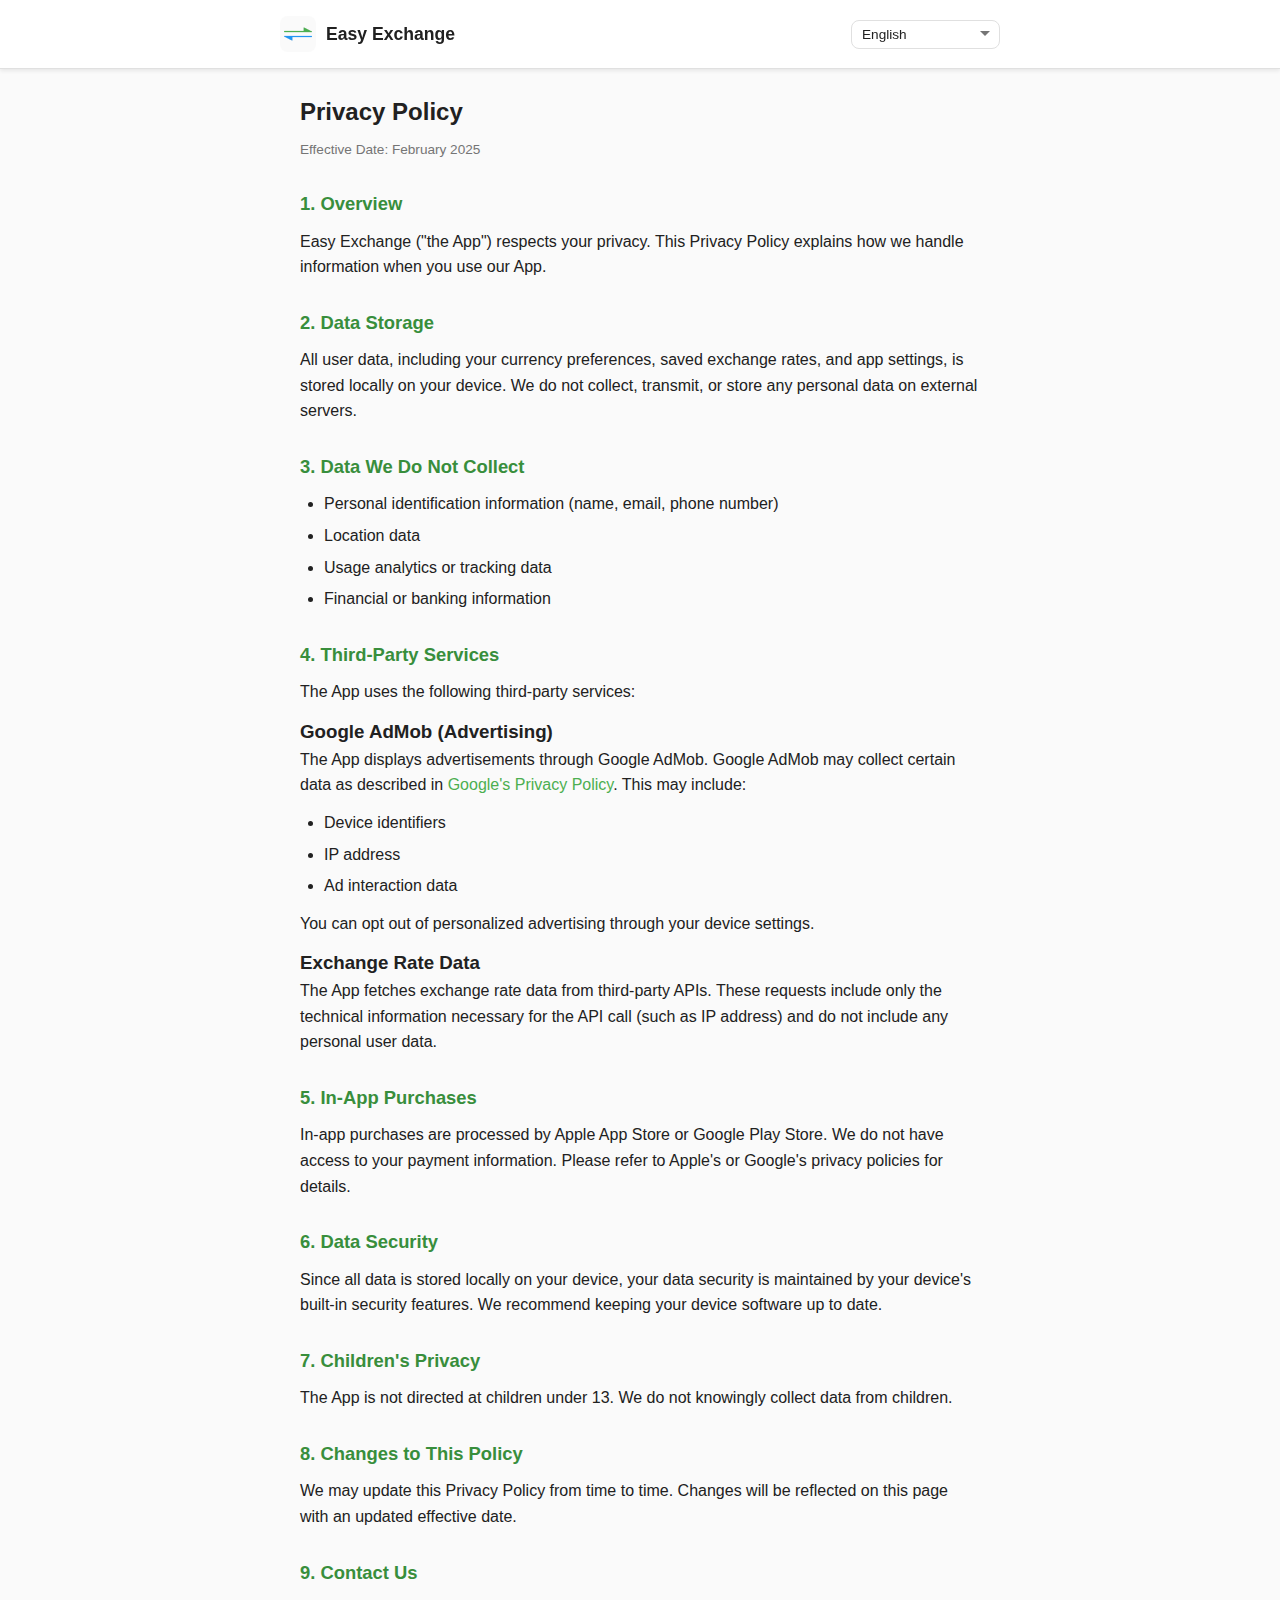
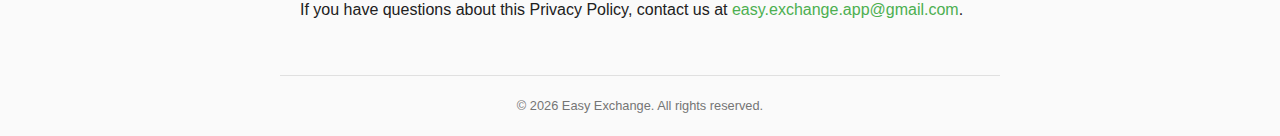
<file: docs/privacy.html>
<!DOCTYPE html>
<html lang="en">
<head>
  <meta charset="UTF-8">
  <meta name="viewport" content="width=device-width, initial-scale=1.0">
  <title>Privacy Policy - Easy Exchange</title>
  <link rel="stylesheet" href="style.css">
</head>
<body>
  <header class="header">
    <div class="header-inner">
      <div class="header-brand">
        <img src="logo.png" alt="Easy Exchange">
        <span>Easy Exchange</span>
      </div>
      <div class="lang-selector">
        <select id="langSelect" onchange="switchLang(this.value)">
          <option value="en">English</option>
          <option value="ko">한국어</option>
          <option value="ja">日本語</option>
          <option value="zh">简体中文</option>
          <option value="zh-TW">繁體中文</option>
          <option value="de">Deutsch</option>
          <option value="fr">Français</option>
          <option value="es">Español</option>
          <option value="pt">Português</option>
          <option value="it">Italiano</option>
          <option value="ru">Русский</option>
          <option value="ar">العربية</option>
          <option value="th">ไทย</option>
          <option value="vi">Tiếng Việt</option>
          <option value="id">Bahasa Indonesia</option>
        </select>
      </div>
    </div>
  </header>

  <div class="content">
    <!-- English -->
    <div id="content-en" class="lang-section">
      <h1>Privacy Policy</h1>
      <p class="effective-date">Effective Date: February 2025</p>
      <h2>1. Overview</h2>
      <p>Easy Exchange ("the App") respects your privacy. This Privacy Policy explains how we handle information when you use our App.</p>
      <h2>2. Data Storage</h2>
      <p>All user data, including your currency preferences, saved exchange rates, and app settings, is stored locally on your device. We do not collect, transmit, or store any personal data on external servers.</p>
      <h2>3. Data We Do Not Collect</h2>
      <ul>
        <li>Personal identification information (name, email, phone number)</li>
        <li>Location data</li>
        <li>Usage analytics or tracking data</li>
        <li>Financial or banking information</li>
      </ul>
      <h2>4. Third-Party Services</h2>
      <p>The App uses the following third-party services:</p>
      <h3>Google AdMob (Advertising)</h3>
      <p>The App displays advertisements through Google AdMob. Google AdMob may collect certain data as described in <a href="https://policies.google.com/privacy" target="_blank">Google's Privacy Policy</a>. This may include:</p>
      <ul>
        <li>Device identifiers</li>
        <li>IP address</li>
        <li>Ad interaction data</li>
      </ul>
      <p>You can opt out of personalized advertising through your device settings.</p>
      <h3>Exchange Rate Data</h3>
      <p>The App fetches exchange rate data from third-party APIs. These requests include only the technical information necessary for the API call (such as IP address) and do not include any personal user data.</p>
      <h2>5. In-App Purchases</h2>
      <p>In-app purchases are processed by Apple App Store or Google Play Store. We do not have access to your payment information. Please refer to Apple's or Google's privacy policies for details.</p>
      <h2>6. Data Security</h2>
      <p>Since all data is stored locally on your device, your data security is maintained by your device's built-in security features. We recommend keeping your device software up to date.</p>
      <h2>7. Children's Privacy</h2>
      <p>The App is not directed at children under 13. We do not knowingly collect data from children.</p>
      <h2>8. Changes to This Policy</h2>
      <p>We may update this Privacy Policy from time to time. Changes will be reflected on this page with an updated effective date.</p>
      <h2>9. Contact Us</h2>
      <p>If you have questions about this Privacy Policy, contact us at <a href="mailto:easy.exchange.app@gmail.com">easy.exchange.app@gmail.com</a>.</p>
    </div>

    <!-- Korean -->
    <div id="content-ko" class="lang-section">
      <h1>개인정보처리방침</h1>
      <p class="effective-date">시행일: 2025년 2월</p>
      <h2>1. 개요</h2>
      <p>Easy Exchange("앱")는 사용자의 개인정보를 존중합니다. 본 개인정보처리방침은 앱 사용 시 정보를 어떻게 처리하는지 설명합니다.</p>
      <h2>2. 데이터 저장</h2>
      <p>통화 설정, 저장된 환율, 앱 설정을 포함한 모든 사용자 데이터는 사용자 기기에 로컬로 저장됩니다. 개인 데이터를 외부 서버에 수집, 전송 또는 저장하지 않습니다.</p>
      <h2>3. 수집하지 않는 데이터</h2>
      <ul>
        <li>개인 식별 정보 (이름, 이메일, 전화번호)</li>
        <li>위치 데이터</li>
        <li>사용 분석 또는 추적 데이터</li>
        <li>금융 또는 은행 정보</li>
      </ul>
      <h2>4. 제3자 서비스</h2>
      <p>앱은 다음 제3자 서비스를 사용합니다:</p>
      <h3>Google AdMob (광고)</h3>
      <p>앱은 Google AdMob을 통해 광고를 표시합니다. Google AdMob은 <a href="https://policies.google.com/privacy" target="_blank">Google 개인정보보호정책</a>에 설명된 대로 특정 데이터를 수집할 수 있습니다. 여기에는 다음이 포함될 수 있습니다:</p>
      <ul>
        <li>기기 식별자</li>
        <li>IP 주소</li>
        <li>광고 상호작용 데이터</li>
      </ul>
      <p>기기 설정에서 맞춤 광고를 비활성화할 수 있습니다.</p>
      <h3>환율 데이터</h3>
      <p>앱은 제3자 API에서 환율 데이터를 가져옵니다. 이 요청에는 API 호출에 필요한 기술 정보(예: IP 주소)만 포함되며 개인 사용자 데이터는 포함되지 않습니다.</p>
      <h2>5. 인앱 구매</h2>
      <p>인앱 구매는 Apple App Store 또는 Google Play Store에서 처리됩니다. 당사는 결제 정보에 접근하지 않습니다. 자세한 내용은 Apple 또는 Google의 개인정보보호정책을 참조하십시오.</p>
      <h2>6. 데이터 보안</h2>
      <p>모든 데이터가 기기에 로컬로 저장되므로, 데이터 보안은 기기의 내장 보안 기능에 의해 유지됩니다. 기기 소프트웨어를 최신 상태로 유지하는 것을 권장합니다.</p>
      <h2>7. 아동 개인정보</h2>
      <p>앱은 13세 미만 아동을 대상으로 하지 않습니다. 아동의 데이터를 고의로 수집하지 않습니다.</p>
      <h2>8. 정책 변경</h2>
      <p>본 개인정보처리방침은 수시로 업데이트될 수 있습니다. 변경 사항은 업데이트된 시행일과 함께 이 페이지에 반영됩니다.</p>
      <h2>9. 문의</h2>
      <p>본 개인정보처리방침에 대한 문의사항은 <a href="mailto:easy.exchange.app@gmail.com">easy.exchange.app@gmail.com</a>으로 연락해 주십시오.</p>
    </div>

    <!-- Japanese -->
    <div id="content-ja" class="lang-section">
      <h1>プライバシーポリシー</h1>
      <p class="effective-date">発効日：2025年2月</p>
      <h2>1. 概要</h2>
      <p>Easy Exchange（「アプリ」）はお客様のプライバシーを尊重します。本プライバシーポリシーは、アプリ使用時の情報の取り扱いについて説明します。</p>
      <h2>2. データの保存</h2>
      <p>通貨設定、保存された為替レート、アプリ設定を含むすべてのユーザーデータは、お客様のデバイスにローカルに保存されます。個人データを外部サーバーに収集、送信、保存することはありません。</p>
      <h2>3. 収集しないデータ</h2>
      <ul>
        <li>個人識別情報（氏名、メールアドレス、電話番号）</li>
        <li>位置情報</li>
        <li>利用分析またはトラッキングデータ</li>
        <li>金融または銀行情報</li>
      </ul>
      <h2>4. サードパーティサービス</h2>
      <p>アプリは以下のサードパーティサービスを使用します：</p>
      <h3>Google AdMob（広告）</h3>
      <p>アプリはGoogle AdMobを通じて広告を表示します。Google AdMobは<a href="https://policies.google.com/privacy" target="_blank">Googleプライバシーポリシー</a>に記載されている特定のデータを収集する場合があります。これには以下が含まれる可能性があります：</p>
      <ul>
        <li>デバイス識別子</li>
        <li>IPアドレス</li>
        <li>広告インタラクションデータ</li>
      </ul>
      <p>デバイスの設定からパーソナライズド広告をオプトアウトできます。</p>
      <h3>為替レートデータ</h3>
      <p>アプリはサードパーティAPIから為替レートデータを取得します。これらのリクエストにはAPI呼び出しに必要な技術情報（IPアドレスなど）のみが含まれ、個人のユーザーデータは含まれません。</p>
      <h2>5. アプリ内購入</h2>
      <p>アプリ内購入はApple App StoreまたはGoogle Play Storeで処理されます。当方はお客様の支払い情報にアクセスしません。詳細はAppleまたはGoogleのプライバシーポリシーをご参照ください。</p>
      <h2>6. データセキュリティ</h2>
      <p>すべてのデータがデバイスにローカルに保存されるため、データセキュリティはデバイスの組み込みセキュリティ機能によって維持されます。デバイスのソフトウェアを最新の状態に保つことをお勧めします。</p>
      <h2>7. お子様のプライバシー</h2>
      <p>アプリは13歳未満のお子様を対象としていません。お子様のデータを故意に収集することはありません。</p>
      <h2>8. ポリシーの変更</h2>
      <p>本プライバシーポリシーは随時更新される場合があります。変更は更新された発効日とともにこのページに反映されます。</p>
      <h2>9. お問い合わせ</h2>
      <p>本プライバシーポリシーについてご質問がある場合は、<a href="mailto:easy.exchange.app@gmail.com">easy.exchange.app@gmail.com</a>までご連絡ください。</p>
    </div>

    <!-- Chinese Simplified -->
    <div id="content-zh" class="lang-section">
      <h1>隐私政策</h1>
      <p class="effective-date">生效日期：2025年2月</p>
      <h2>1. 概述</h2>
      <p>Easy Exchange（"应用"）尊重您的隐私。本隐私政策说明我们在您使用应用时如何处理信息。</p>
      <h2>2. 数据存储</h2>
      <p>包括货币偏好、保存的汇率和应用设置在内的所有用户数据均存储在您的设备本地。我们不会在外部服务器上收集、传输或存储任何个人数据。</p>
      <h2>3. 我们不收集的数据</h2>
      <ul>
        <li>个人身份信息（姓名、电子邮件、电话号码）</li>
        <li>位置数据</li>
        <li>使用分析或跟踪数据</li>
        <li>财务或银行信息</li>
      </ul>
      <h2>4. 第三方服务</h2>
      <p>应用使用以下第三方服务：</p>
      <h3>Google AdMob（广告）</h3>
      <p>应用通过Google AdMob展示广告。Google AdMob可能会按照<a href="https://policies.google.com/privacy" target="_blank">Google隐私政策</a>中所述收集某些数据，可能包括：</p>
      <ul>
        <li>设备标识符</li>
        <li>IP地址</li>
        <li>广告互动数据</li>
      </ul>
      <p>您可以通过设备设置选择退出个性化广告。</p>
      <h3>汇率数据</h3>
      <p>应用从第三方API获取汇率数据。这些请求仅包含API调用所需的技术信息（如IP地址），不包含任何个人用户数据。</p>
      <h2>5. 应用内购买</h2>
      <p>应用内购买由Apple App Store或Google Play Store处理。我们无法访问您的支付信息。详情请参阅Apple或Google的隐私政策。</p>
      <h2>6. 数据安全</h2>
      <p>由于所有数据存储在设备本地，您的数据安全由设备的内置安全功能维护。建议保持设备软件为最新状态。</p>
      <h2>7. 儿童隐私</h2>
      <p>应用不面向13岁以下的儿童。我们不会故意收集儿童的数据。</p>
      <h2>8. 政策变更</h2>
      <p>我们可能会不时更新本隐私政策。变更将在本页面上反映并附有更新的生效日期。</p>
      <h2>9. 联系我们</h2>
      <p>如对本隐私政策有疑问，请通过<a href="mailto:easy.exchange.app@gmail.com">easy.exchange.app@gmail.com</a>联系我们。</p>
    </div>

    <!-- Chinese Traditional -->
    <div id="content-zh-TW" class="lang-section">
      <h1>隱私權政策</h1>
      <p class="effective-date">生效日期：2025年2月</p>
      <h2>1. 概述</h2>
      <p>Easy Exchange（「應用程式」）尊重您的隱私。本隱私權政策說明我們在您使用應用程式時如何處理資訊。</p>
      <h2>2. 資料儲存</h2>
      <p>包括貨幣偏好、儲存的匯率和應用程式設定在內的所有使用者資料均儲存在您的裝置本機。我們不會在外部伺服器上收集、傳輸或儲存任何個人資料。</p>
      <h2>3. 我們不收集的資料</h2>
      <ul>
        <li>個人身分資訊（姓名、電子郵件、電話號碼）</li>
        <li>位置資料</li>
        <li>使用分析或追蹤資料</li>
        <li>財務或銀行資訊</li>
      </ul>
      <h2>4. 第三方服務</h2>
      <p>應用程式使用以下第三方服務：</p>
      <h3>Google AdMob（廣告）</h3>
      <p>應用程式透過Google AdMob展示廣告。Google AdMob可能會按照<a href="https://policies.google.com/privacy" target="_blank">Google隱私權政策</a>中所述收集某些資料，可能包括：</p>
      <ul>
        <li>裝置識別碼</li>
        <li>IP位址</li>
        <li>廣告互動資料</li>
      </ul>
      <p>您可以透過裝置設定選擇退出個人化廣告。</p>
      <h3>匯率資料</h3>
      <p>應用程式從第三方API取得匯率資料。這些請求僅包含API呼叫所需的技術資訊（如IP位址），不包含任何個人使用者資料。</p>
      <h2>5. 應用程式內購買</h2>
      <p>應用程式內購買由Apple App Store或Google Play Store處理。我們無法存取您的付款資訊。詳情請參閱Apple或Google的隱私權政策。</p>
      <h2>6. 資料安全</h2>
      <p>由於所有資料儲存在裝置本機，您的資料安全由裝置的內建安全功能維護。建議保持裝置軟體為最新狀態。</p>
      <h2>7. 兒童隱私</h2>
      <p>應用程式不面向13歲以下的兒童。我們不會故意收集兒童的資料。</p>
      <h2>8. 政策變更</h2>
      <p>我們可能會不時更新本隱私權政策。變更將在本頁面上反映並附有更新的生效日期。</p>
      <h2>9. 聯絡我們</h2>
      <p>如對本隱私權政策有疑問，請透過<a href="mailto:easy.exchange.app@gmail.com">easy.exchange.app@gmail.com</a>聯繫我們。</p>
    </div>

    <!-- German -->
    <div id="content-de" class="lang-section">
      <h1>Datenschutzrichtlinie</h1>
      <p class="effective-date">Gültig ab: Februar 2025</p>
      <h2>1. Überblick</h2>
      <p>Easy Exchange („die App") respektiert Ihre Privatsphäre. Diese Datenschutzrichtlinie erklärt, wie wir mit Informationen umgehen, wenn Sie unsere App verwenden.</p>
      <h2>2. Datenspeicherung</h2>
      <p>Alle Benutzerdaten, einschließlich Ihrer Währungseinstellungen, gespeicherten Wechselkurse und App-Einstellungen, werden lokal auf Ihrem Gerät gespeichert. Wir erheben, übertragen oder speichern keine personenbezogenen Daten auf externen Servern.</p>
      <h2>3. Daten, die wir nicht erheben</h2>
      <ul>
        <li>Persönliche Identifikationsdaten (Name, E-Mail, Telefonnummer)</li>
        <li>Standortdaten</li>
        <li>Nutzungsanalyse- oder Tracking-Daten</li>
        <li>Finanz- oder Bankinformationen</li>
      </ul>
      <h2>4. Drittanbieter-Dienste</h2>
      <p>Die App nutzt folgende Drittanbieter-Dienste:</p>
      <h3>Google AdMob (Werbung)</h3>
      <p>Die App zeigt Werbung über Google AdMob an. Google AdMob kann bestimmte Daten gemäß der <a href="https://policies.google.com/privacy" target="_blank">Datenschutzrichtlinie von Google</a> erheben, darunter möglicherweise:</p>
      <ul>
        <li>Gerätekennungen</li>
        <li>IP-Adresse</li>
        <li>Werbeinteraktionsdaten</li>
      </ul>
      <p>Sie können personalisierte Werbung in Ihren Geräteeinstellungen deaktivieren.</p>
      <h3>Wechselkursdaten</h3>
      <p>Die App ruft Wechselkursdaten von Drittanbieter-APIs ab. Diese Anfragen enthalten nur die für den API-Aufruf erforderlichen technischen Informationen (wie IP-Adresse) und keine persönlichen Benutzerdaten.</p>
      <h2>5. In-App-Käufe</h2>
      <p>In-App-Käufe werden von Apple App Store oder Google Play Store verarbeitet. Wir haben keinen Zugang zu Ihren Zahlungsinformationen. Bitte lesen Sie die Datenschutzrichtlinien von Apple oder Google für Details.</p>
      <h2>6. Datensicherheit</h2>
      <p>Da alle Daten lokal auf Ihrem Gerät gespeichert werden, wird Ihre Datensicherheit durch die integrierten Sicherheitsfunktionen Ihres Geräts gewährleistet. Wir empfehlen, Ihre Gerätesoftware auf dem neuesten Stand zu halten.</p>
      <h2>7. Datenschutz für Kinder</h2>
      <p>Die App richtet sich nicht an Kinder unter 13 Jahren. Wir erheben wissentlich keine Daten von Kindern.</p>
      <h2>8. Änderungen dieser Richtlinie</h2>
      <p>Wir können diese Datenschutzrichtlinie von Zeit zu Zeit aktualisieren. Änderungen werden auf dieser Seite mit einem aktualisierten Datum widergespiegelt.</p>
      <h2>9. Kontakt</h2>
      <p>Bei Fragen zu dieser Datenschutzrichtlinie kontaktieren Sie uns unter <a href="mailto:easy.exchange.app@gmail.com">easy.exchange.app@gmail.com</a>.</p>
    </div>

    <!-- French -->
    <div id="content-fr" class="lang-section">
      <h1>Politique de confidentialité</h1>
      <p class="effective-date">Date d'effet : Février 2025</p>
      <h2>1. Présentation</h2>
      <p>Easy Exchange (« l'Application ») respecte votre vie privée. Cette Politique de confidentialité explique comment nous traitons les informations lorsque vous utilisez notre Application.</p>
      <h2>2. Stockage des données</h2>
      <p>Toutes les données utilisateur, y compris vos préférences de devise, les taux de change enregistrés et les paramètres de l'application, sont stockées localement sur votre appareil. Nous ne collectons, transmettons ni ne stockons aucune donnée personnelle sur des serveurs externes.</p>
      <h2>3. Données que nous ne collectons pas</h2>
      <ul>
        <li>Informations d'identification personnelle (nom, e-mail, numéro de téléphone)</li>
        <li>Données de localisation</li>
        <li>Données d'analyse ou de suivi d'utilisation</li>
        <li>Informations financières ou bancaires</li>
      </ul>
      <h2>4. Services tiers</h2>
      <p>L'Application utilise les services tiers suivants :</p>
      <h3>Google AdMob (Publicité)</h3>
      <p>L'Application affiche des publicités via Google AdMob. Google AdMob peut collecter certaines données conformément à la <a href="https://policies.google.com/privacy" target="_blank">Politique de confidentialité de Google</a>, notamment :</p>
      <ul>
        <li>Identifiants d'appareil</li>
        <li>Adresse IP</li>
        <li>Données d'interaction publicitaire</li>
      </ul>
      <p>Vous pouvez désactiver la publicité personnalisée dans les paramètres de votre appareil.</p>
      <h3>Données de taux de change</h3>
      <p>L'Application récupère les données de taux de change auprès d'API tierces. Ces requêtes ne contiennent que les informations techniques nécessaires à l'appel API (comme l'adresse IP) et aucune donnée personnelle.</p>
      <h2>5. Achats intégrés</h2>
      <p>Les achats intégrés sont traités par l'Apple App Store ou le Google Play Store. Nous n'avons pas accès à vos informations de paiement. Veuillez consulter les politiques de confidentialité d'Apple ou de Google pour plus de détails.</p>
      <h2>6. Sécurité des données</h2>
      <p>Toutes les données étant stockées localement sur votre appareil, la sécurité de vos données est assurée par les fonctionnalités de sécurité intégrées de votre appareil. Nous vous recommandons de maintenir le logiciel de votre appareil à jour.</p>
      <h2>7. Confidentialité des enfants</h2>
      <p>L'Application ne s'adresse pas aux enfants de moins de 13 ans. Nous ne collectons pas sciemment de données auprès d'enfants.</p>
      <h2>8. Modifications de cette politique</h2>
      <p>Nous pouvons mettre à jour cette Politique de confidentialité de temps à autre. Les modifications seront reflétées sur cette page avec une date de mise à jour.</p>
      <h2>9. Nous contacter</h2>
      <p>Pour toute question concernant cette Politique de confidentialité, contactez-nous à <a href="mailto:easy.exchange.app@gmail.com">easy.exchange.app@gmail.com</a>.</p>
    </div>

    <!-- Spanish -->
    <div id="content-es" class="lang-section">
      <h1>Política de privacidad</h1>
      <p class="effective-date">Fecha de vigencia: Febrero 2025</p>
      <h2>1. Descripción general</h2>
      <p>Easy Exchange ("la Aplicación") respeta su privacidad. Esta Política de privacidad explica cómo manejamos la información cuando utiliza nuestra Aplicación.</p>
      <h2>2. Almacenamiento de datos</h2>
      <p>Todos los datos del usuario, incluidas sus preferencias de moneda, tipos de cambio guardados y configuraciones de la aplicación, se almacenan localmente en su dispositivo. No recopilamos, transmitimos ni almacenamos datos personales en servidores externos.</p>
      <h2>3. Datos que no recopilamos</h2>
      <ul>
        <li>Información de identificación personal (nombre, correo electrónico, número de teléfono)</li>
        <li>Datos de ubicación</li>
        <li>Datos de análisis de uso o seguimiento</li>
        <li>Información financiera o bancaria</li>
      </ul>
      <h2>4. Servicios de terceros</h2>
      <p>La Aplicación utiliza los siguientes servicios de terceros:</p>
      <h3>Google AdMob (Publicidad)</h3>
      <p>La Aplicación muestra anuncios a través de Google AdMob. Google AdMob puede recopilar ciertos datos según la <a href="https://policies.google.com/privacy" target="_blank">Política de privacidad de Google</a>, incluyendo:</p>
      <ul>
        <li>Identificadores del dispositivo</li>
        <li>Dirección IP</li>
        <li>Datos de interacción con anuncios</li>
      </ul>
      <p>Puede desactivar la publicidad personalizada en la configuración de su dispositivo.</p>
      <h3>Datos de tipos de cambio</h3>
      <p>La Aplicación obtiene datos de tipos de cambio de APIs de terceros. Estas solicitudes solo incluyen la información técnica necesaria para la llamada API (como la dirección IP) y no incluyen datos personales del usuario.</p>
      <h2>5. Compras dentro de la aplicación</h2>
      <p>Las compras dentro de la aplicación son procesadas por Apple App Store o Google Play Store. No tenemos acceso a su información de pago. Consulte las políticas de privacidad de Apple o Google para más detalles.</p>
      <h2>6. Seguridad de datos</h2>
      <p>Dado que todos los datos se almacenan localmente en su dispositivo, la seguridad de sus datos se mantiene mediante las funciones de seguridad integradas de su dispositivo. Recomendamos mantener el software de su dispositivo actualizado.</p>
      <h2>7. Privacidad de los niños</h2>
      <p>La Aplicación no está dirigida a niños menores de 13 años. No recopilamos datos de niños de manera intencional.</p>
      <h2>8. Cambios en esta política</h2>
      <p>Podemos actualizar esta Política de privacidad de vez en cuando. Los cambios se reflejarán en esta página con una fecha de vigencia actualizada.</p>
      <h2>9. Contáctenos</h2>
      <p>Si tiene preguntas sobre esta Política de privacidad, contáctenos en <a href="mailto:easy.exchange.app@gmail.com">easy.exchange.app@gmail.com</a>.</p>
    </div>

    <!-- Portuguese -->
    <div id="content-pt" class="lang-section">
      <h1>Política de Privacidade</h1>
      <p class="effective-date">Data de vigência: Fevereiro de 2025</p>
      <h2>1. Visão Geral</h2>
      <p>O Easy Exchange ("o Aplicativo") respeita sua privacidade. Esta Política de Privacidade explica como lidamos com as informações quando você usa nosso Aplicativo.</p>
      <h2>2. Armazenamento de Dados</h2>
      <p>Todos os dados do usuário, incluindo suas preferências de moeda, taxas de câmbio salvas e configurações do aplicativo, são armazenados localmente em seu dispositivo. Não coletamos, transmitimos ou armazenamos dados pessoais em servidores externos.</p>
      <h2>3. Dados que Não Coletamos</h2>
      <ul>
        <li>Informações de identificação pessoal (nome, e-mail, número de telefone)</li>
        <li>Dados de localização</li>
        <li>Dados de análise de uso ou rastreamento</li>
        <li>Informações financeiras ou bancárias</li>
      </ul>
      <h2>4. Serviços de Terceiros</h2>
      <p>O Aplicativo utiliza os seguintes serviços de terceiros:</p>
      <h3>Google AdMob (Publicidade)</h3>
      <p>O Aplicativo exibe anúncios através do Google AdMob. O Google AdMob pode coletar determinados dados conforme descrito na <a href="https://policies.google.com/privacy" target="_blank">Política de Privacidade do Google</a>, incluindo:</p>
      <ul>
        <li>Identificadores do dispositivo</li>
        <li>Endereço IP</li>
        <li>Dados de interação com anúncios</li>
      </ul>
      <p>Você pode desativar a publicidade personalizada nas configurações do seu dispositivo.</p>
      <h3>Dados de Taxas de Câmbio</h3>
      <p>O Aplicativo obtém dados de taxas de câmbio de APIs de terceiros. Essas solicitações incluem apenas as informações técnicas necessárias para a chamada da API (como endereço IP) e não incluem dados pessoais do usuário.</p>
      <h2>5. Compras no Aplicativo</h2>
      <p>As compras no aplicativo são processadas pela Apple App Store ou Google Play Store. Não temos acesso às suas informações de pagamento. Consulte as políticas de privacidade da Apple ou Google para detalhes.</p>
      <h2>6. Segurança de Dados</h2>
      <p>Como todos os dados são armazenados localmente em seu dispositivo, a segurança dos seus dados é mantida pelos recursos de segurança integrados do dispositivo. Recomendamos manter o software do dispositivo atualizado.</p>
      <h2>7. Privacidade das Crianças</h2>
      <p>O Aplicativo não é destinado a crianças menores de 13 anos. Não coletamos dados de crianças intencionalmente.</p>
      <h2>8. Alterações nesta Política</h2>
      <p>Podemos atualizar esta Política de Privacidade periodicamente. As alterações serão refletidas nesta página com uma data de vigência atualizada.</p>
      <h2>9. Contate-nos</h2>
      <p>Se tiver dúvidas sobre esta Política de Privacidade, entre em contato conosco em <a href="mailto:easy.exchange.app@gmail.com">easy.exchange.app@gmail.com</a>.</p>
    </div>

    <!-- Italian -->
    <div id="content-it" class="lang-section">
      <h1>Informativa sulla Privacy</h1>
      <p class="effective-date">Data di decorrenza: Febbraio 2025</p>
      <h2>1. Panoramica</h2>
      <p>Easy Exchange ("l'App") rispetta la tua privacy. Questa Informativa sulla Privacy spiega come gestiamo le informazioni quando utilizzi la nostra App.</p>
      <h2>2. Archiviazione dei Dati</h2>
      <p>Tutti i dati dell'utente, incluse le preferenze valutarie, i tassi di cambio salvati e le impostazioni dell'app, sono archiviati localmente sul tuo dispositivo. Non raccogliamo, trasmettiamo né archiviamo dati personali su server esterni.</p>
      <h2>3. Dati che Non Raccogliamo</h2>
      <ul>
        <li>Informazioni di identificazione personale (nome, email, numero di telefono)</li>
        <li>Dati di localizzazione</li>
        <li>Dati di analisi dell'utilizzo o di tracciamento</li>
        <li>Informazioni finanziarie o bancarie</li>
      </ul>
      <h2>4. Servizi di Terze Parti</h2>
      <p>L'App utilizza i seguenti servizi di terze parti:</p>
      <h3>Google AdMob (Pubblicità)</h3>
      <p>L'App mostra pubblicità tramite Google AdMob. Google AdMob può raccogliere determinati dati come descritto nella <a href="https://policies.google.com/privacy" target="_blank">Privacy Policy di Google</a>, tra cui:</p>
      <ul>
        <li>Identificatori del dispositivo</li>
        <li>Indirizzo IP</li>
        <li>Dati di interazione con gli annunci</li>
      </ul>
      <p>Puoi disattivare la pubblicità personalizzata nelle impostazioni del dispositivo.</p>
      <h3>Dati sui Tassi di Cambio</h3>
      <p>L'App recupera i dati sui tassi di cambio da API di terze parti. Queste richieste includono solo le informazioni tecniche necessarie per la chiamata API (come l'indirizzo IP) e non includono dati personali dell'utente.</p>
      <h2>5. Acquisti In-App</h2>
      <p>Gli acquisti in-app sono elaborati da Apple App Store o Google Play Store. Non abbiamo accesso alle tue informazioni di pagamento. Consulta le informative sulla privacy di Apple o Google per i dettagli.</p>
      <h2>6. Sicurezza dei Dati</h2>
      <p>Poiché tutti i dati sono archiviati localmente sul dispositivo, la sicurezza dei dati è garantita dalle funzionalità di sicurezza integrate del dispositivo. Si consiglia di mantenere aggiornato il software del dispositivo.</p>
      <h2>7. Privacy dei Minori</h2>
      <p>L'App non è destinata a minori di 13 anni. Non raccogliamo consapevolmente dati dai minori.</p>
      <h2>8. Modifiche a Questa Informativa</h2>
      <p>Potremmo aggiornare questa Informativa sulla Privacy di tanto in tanto. Le modifiche saranno riportate su questa pagina con una data aggiornata.</p>
      <h2>9. Contattaci</h2>
      <p>Per domande su questa Informativa sulla Privacy, contattaci all'indirizzo <a href="mailto:easy.exchange.app@gmail.com">easy.exchange.app@gmail.com</a>.</p>
    </div>

    <!-- Russian -->
    <div id="content-ru" class="lang-section">
      <h1>Политика конфиденциальности</h1>
      <p class="effective-date">Дата вступления в силу: Февраль 2025</p>
      <h2>1. Обзор</h2>
      <p>Easy Exchange («Приложение») уважает вашу конфиденциальность. Настоящая Политика конфиденциальности объясняет, как мы обрабатываем информацию при использовании нашего Приложения.</p>
      <h2>2. Хранение данных</h2>
      <p>Все пользовательские данные, включая валютные настройки, сохранённые курсы валют и настройки приложения, хранятся локально на вашем устройстве. Мы не собираем, не передаём и не храним персональные данные на внешних серверах.</p>
      <h2>3. Данные, которые мы не собираем</h2>
      <ul>
        <li>Личная идентификационная информация (имя, электронная почта, номер телефона)</li>
        <li>Данные о местоположении</li>
        <li>Аналитика использования или данные отслеживания</li>
        <li>Финансовая или банковская информация</li>
      </ul>
      <h2>4. Сторонние сервисы</h2>
      <p>Приложение использует следующие сторонние сервисы:</p>
      <h3>Google AdMob (Реклама)</h3>
      <p>Приложение показывает рекламу через Google AdMob. Google AdMob может собирать определённые данные, описанные в <a href="https://policies.google.com/privacy" target="_blank">Политике конфиденциальности Google</a>, включая:</p>
      <ul>
        <li>Идентификаторы устройства</li>
        <li>IP-адрес</li>
        <li>Данные взаимодействия с рекламой</li>
      </ul>
      <p>Вы можете отключить персонализированную рекламу в настройках устройства.</p>
      <h3>Данные о курсах валют</h3>
      <p>Приложение получает данные о курсах валют из сторонних API. Эти запросы содержат только техническую информацию, необходимую для вызова API (например, IP-адрес), и не содержат персональных данных пользователя.</p>
      <h2>5. Покупки в приложении</h2>
      <p>Покупки в приложении обрабатываются Apple App Store или Google Play Store. У нас нет доступа к вашей платёжной информации. Подробности см. в политиках конфиденциальности Apple или Google.</p>
      <h2>6. Безопасность данных</h2>
      <p>Поскольку все данные хранятся локально на вашем устройстве, безопасность данных обеспечивается встроенными средствами защиты устройства. Рекомендуем поддерживать программное обеспечение устройства в актуальном состоянии.</p>
      <h2>7. Конфиденциальность детей</h2>
      <p>Приложение не предназначено для детей младше 13 лет. Мы не собираем данные детей сознательно.</p>
      <h2>8. Изменения политики</h2>
      <p>Мы можем обновлять настоящую Политику конфиденциальности время от времени. Изменения будут отражены на этой странице с обновлённой датой.</p>
      <h2>9. Свяжитесь с нами</h2>
      <p>Если у вас есть вопросы об этой Политике конфиденциальности, свяжитесь с нами по адресу <a href="mailto:easy.exchange.app@gmail.com">easy.exchange.app@gmail.com</a>.</p>
    </div>

    <!-- Arabic -->
    <div id="content-ar" class="lang-section" dir="rtl">
      <h1>سياسة الخصوصية</h1>
      <p class="effective-date">تاريخ السريان: فبراير 2025</p>
      <h2>1. نظرة عامة</h2>
      <p>يحترم Easy Exchange ("التطبيق") خصوصيتك. توضح سياسة الخصوصية هذه كيفية تعاملنا مع المعلومات عند استخدامك لتطبيقنا.</p>
      <h2>2. تخزين البيانات</h2>
      <p>يتم تخزين جميع بيانات المستخدم، بما في ذلك تفضيلات العملة وأسعار الصرف المحفوظة وإعدادات التطبيق، محلياً على جهازك. نحن لا نجمع أو ننقل أو نخزن أي بيانات شخصية على خوادم خارجية.</p>
      <h2>3. البيانات التي لا نجمعها</h2>
      <ul>
        <li>معلومات التعريف الشخصية (الاسم، البريد الإلكتروني، رقم الهاتف)</li>
        <li>بيانات الموقع</li>
        <li>بيانات تحليل الاستخدام أو التتبع</li>
        <li>معلومات مالية أو مصرفية</li>
      </ul>
      <h2>4. خدمات الطرف الثالث</h2>
      <p>يستخدم التطبيق خدمات الطرف الثالث التالية:</p>
      <h3>Google AdMob (الإعلانات)</h3>
      <p>يعرض التطبيق إعلانات من خلال Google AdMob. قد يجمع Google AdMob بيانات معينة كما هو موضح في <a href="https://policies.google.com/privacy" target="_blank">سياسة خصوصية Google</a>، بما في ذلك:</p>
      <ul>
        <li>معرّفات الجهاز</li>
        <li>عنوان IP</li>
        <li>بيانات التفاعل مع الإعلانات</li>
      </ul>
      <p>يمكنك إلغاء الاشتراك في الإعلانات المخصصة من خلال إعدادات جهازك.</p>
      <h3>بيانات أسعار الصرف</h3>
      <p>يجلب التطبيق بيانات أسعار الصرف من واجهات برمجة تطبيقات الطرف الثالث. تتضمن هذه الطلبات فقط المعلومات التقنية اللازمة لاستدعاء API (مثل عنوان IP) ولا تتضمن أي بيانات مستخدم شخصية.</p>
      <h2>5. المشتريات داخل التطبيق</h2>
      <p>تتم معالجة المشتريات داخل التطبيق بواسطة Apple App Store أو Google Play Store. ليس لدينا حق الوصول إلى معلومات الدفع الخاصة بك. يُرجى الرجوع إلى سياسات الخصوصية الخاصة بـ Apple أو Google للحصول على التفاصيل.</p>
      <h2>6. أمان البيانات</h2>
      <p>نظراً لتخزين جميع البيانات محلياً على جهازك، يتم الحفاظ على أمان بياناتك من خلال ميزات الأمان المدمجة في جهازك. نوصي بتحديث برنامج جهازك باستمرار.</p>
      <h2>7. خصوصية الأطفال</h2>
      <p>التطبيق غير موجه للأطفال دون سن 13 عاماً. نحن لا نجمع بيانات الأطفال عن قصد.</p>
      <h2>8. التغييرات على هذه السياسة</h2>
      <p>قد نقوم بتحديث سياسة الخصوصية هذه من وقت لآخر. ستنعكس التغييرات على هذه الصفحة مع تاريخ سريان محدث.</p>
      <h2>9. اتصل بنا</h2>
      <p>إذا كانت لديك أسئلة حول سياسة الخصوصية هذه، تواصل معنا على <a href="mailto:easy.exchange.app@gmail.com">easy.exchange.app@gmail.com</a>.</p>
    </div>

    <!-- Thai -->
    <div id="content-th" class="lang-section">
      <h1>นโยบายความเป็นส่วนตัว</h1>
      <p class="effective-date">วันที่มีผลบังคับใช้: กุมภาพันธ์ 2025</p>
      <h2>1. ภาพรวม</h2>
      <p>Easy Exchange ("แอป") เคารพความเป็นส่วนตัวของคุณ นโยบายความเป็นส่วนตัวนี้อธิบายวิธีที่เราจัดการข้อมูลเมื่อคุณใช้แอปของเรา</p>
      <h2>2. การจัดเก็บข้อมูล</h2>
      <p>ข้อมูลผู้ใช้ทั้งหมด รวมถึงการตั้งค่าสกุลเงิน อัตราแลกเปลี่ยนที่บันทึก และการตั้งค่าแอป จะถูกเก็บไว้ในเครื่องของคุณ เราไม่รวบรวม ส่ง หรือจัดเก็บข้อมูลส่วนบุคคลใด ๆ บนเซิร์ฟเวอร์ภายนอก</p>
      <h2>3. ข้อมูลที่เราไม่รวบรวม</h2>
      <ul>
        <li>ข้อมูลระบุตัวตน (ชื่อ อีเมล หมายเลขโทรศัพท์)</li>
        <li>ข้อมูลตำแหน่งที่ตั้ง</li>
        <li>ข้อมูลการวิเคราะห์การใช้งานหรือการติดตาม</li>
        <li>ข้อมูลทางการเงินหรือธนาคาร</li>
      </ul>
      <h2>4. บริการบุคคลที่สาม</h2>
      <p>แอปใช้บริการบุคคลที่สามต่อไปนี้:</p>
      <h3>Google AdMob (โฆษณา)</h3>
      <p>แอปแสดงโฆษณาผ่าน Google AdMob Google AdMob อาจรวบรวมข้อมูลบางอย่างตามที่อธิบายไว้ใน<a href="https://policies.google.com/privacy" target="_blank">นโยบายความเป็นส่วนตัวของ Google</a> ซึ่งอาจรวมถึง:</p>
      <ul>
        <li>ตัวระบุอุปกรณ์</li>
        <li>ที่อยู่ IP</li>
        <li>ข้อมูลการโต้ตอบกับโฆษณา</li>
      </ul>
      <p>คุณสามารถยกเลิกการโฆษณาแบบเฉพาะบุคคลได้ผ่านการตั้งค่าอุปกรณ์</p>
      <h3>ข้อมูลอัตราแลกเปลี่ยน</h3>
      <p>แอปดึงข้อมูลอัตราแลกเปลี่ยนจาก API บุคคลที่สาม คำขอเหล่านี้มีเพียงข้อมูลทางเทคนิคที่จำเป็นสำหรับการเรียก API (เช่น ที่อยู่ IP) และไม่รวมข้อมูลส่วนบุคคลของผู้ใช้</p>
      <h2>5. การซื้อในแอป</h2>
      <p>การซื้อในแอปดำเนินการโดย Apple App Store หรือ Google Play Store เราไม่สามารถเข้าถึงข้อมูลการชำระเงินของคุณ กรุณาดูนโยบายความเป็นส่วนตัวของ Apple หรือ Google สำหรับรายละเอียด</p>
      <h2>6. ความปลอดภัยของข้อมูล</h2>
      <p>เนื่องจากข้อมูลทั้งหมดถูกเก็บไว้ในเครื่อง ความปลอดภัยของข้อมูลจึงได้รับการดูแลจากคุณสมบัติความปลอดภัยในตัวของอุปกรณ์ เราแนะนำให้อัปเดตซอฟต์แวร์อุปกรณ์ให้เป็นปัจจุบันอยู่เสมอ</p>
      <h2>7. ความเป็นส่วนตัวของเด็ก</h2>
      <p>แอปไม่ได้มุ่งเป้าไปที่เด็กอายุต่ำกว่า 13 ปี เราไม่รวบรวมข้อมูลจากเด็กโดยเจตนา</p>
      <h2>8. การเปลี่ยนแปลงนโยบาย</h2>
      <p>เราอาจปรับปรุงนโยบายความเป็นส่วนตัวนี้เป็นครั้งคราว การเปลี่ยนแปลงจะแสดงบนหน้านี้พร้อมวันที่อัปเดต</p>
      <h2>9. ติดต่อเรา</h2>
      <p>หากมีคำถามเกี่ยวกับนโยบายความเป็นส่วนตัวนี้ กรุณาติดต่อเราที่ <a href="mailto:easy.exchange.app@gmail.com">easy.exchange.app@gmail.com</a></p>
    </div>

    <!-- Vietnamese -->
    <div id="content-vi" class="lang-section">
      <h1>Chính sách bảo mật</h1>
      <p class="effective-date">Ngày có hiệu lực: Tháng 2 năm 2025</p>
      <h2>1. Tổng quan</h2>
      <p>Easy Exchange ("Ứng dụng") tôn trọng quyền riêng tư của bạn. Chính sách bảo mật này giải thích cách chúng tôi xử lý thông tin khi bạn sử dụng Ứng dụng.</p>
      <h2>2. Lưu trữ dữ liệu</h2>
      <p>Tất cả dữ liệu người dùng, bao gồm tùy chọn tiền tệ, tỷ giá đã lưu và cài đặt ứng dụng, được lưu trữ cục bộ trên thiết bị của bạn. Chúng tôi không thu thập, truyền hoặc lưu trữ bất kỳ dữ liệu cá nhân nào trên máy chủ bên ngoài.</p>
      <h2>3. Dữ liệu chúng tôi không thu thập</h2>
      <ul>
        <li>Thông tin nhận dạng cá nhân (tên, email, số điện thoại)</li>
        <li>Dữ liệu vị trí</li>
        <li>Dữ liệu phân tích sử dụng hoặc theo dõi</li>
        <li>Thông tin tài chính hoặc ngân hàng</li>
      </ul>
      <h2>4. Dịch vụ bên thứ ba</h2>
      <p>Ứng dụng sử dụng các dịch vụ bên thứ ba sau:</p>
      <h3>Google AdMob (Quảng cáo)</h3>
      <p>Ứng dụng hiển thị quảng cáo qua Google AdMob. Google AdMob có thể thu thập một số dữ liệu nhất định theo <a href="https://policies.google.com/privacy" target="_blank">Chính sách bảo mật của Google</a>, bao gồm:</p>
      <ul>
        <li>Mã định danh thiết bị</li>
        <li>Địa chỉ IP</li>
        <li>Dữ liệu tương tác quảng cáo</li>
      </ul>
      <p>Bạn có thể tắt quảng cáo cá nhân hóa qua cài đặt thiết bị.</p>
      <h3>Dữ liệu tỷ giá hối đoái</h3>
      <p>Ứng dụng lấy dữ liệu tỷ giá từ API bên thứ ba. Các yêu cầu này chỉ bao gồm thông tin kỹ thuật cần thiết cho lệnh gọi API (như địa chỉ IP) và không bao gồm dữ liệu cá nhân của người dùng.</p>
      <h2>5. Mua hàng trong ứng dụng</h2>
      <p>Mua hàng trong ứng dụng được xử lý bởi Apple App Store hoặc Google Play Store. Chúng tôi không có quyền truy cập thông tin thanh toán của bạn. Vui lòng tham khảo chính sách bảo mật của Apple hoặc Google để biết chi tiết.</p>
      <h2>6. Bảo mật dữ liệu</h2>
      <p>Vì tất cả dữ liệu được lưu trữ cục bộ trên thiết bị, bảo mật dữ liệu của bạn được duy trì bởi các tính năng bảo mật tích hợp của thiết bị. Chúng tôi khuyến nghị cập nhật phần mềm thiết bị thường xuyên.</p>
      <h2>7. Quyền riêng tư của trẻ em</h2>
      <p>Ứng dụng không dành cho trẻ em dưới 13 tuổi. Chúng tôi không cố ý thu thập dữ liệu từ trẻ em.</p>
      <h2>8. Thay đổi chính sách</h2>
      <p>Chúng tôi có thể cập nhật Chính sách bảo mật này theo thời gian. Các thay đổi sẽ được phản ánh trên trang này với ngày cập nhật mới.</p>
      <h2>9. Liên hệ</h2>
      <p>Nếu bạn có câu hỏi về Chính sách bảo mật này, vui lòng liên hệ tại <a href="mailto:easy.exchange.app@gmail.com">easy.exchange.app@gmail.com</a>.</p>
    </div>

    <!-- Indonesian -->
    <div id="content-id" class="lang-section">
      <h1>Kebijakan Privasi</h1>
      <p class="effective-date">Tanggal Berlaku: Februari 2025</p>
      <h2>1. Ikhtisar</h2>
      <p>Easy Exchange ("Aplikasi") menghormati privasi Anda. Kebijakan Privasi ini menjelaskan bagaimana kami menangani informasi saat Anda menggunakan Aplikasi kami.</p>
      <h2>2. Penyimpanan Data</h2>
      <p>Semua data pengguna, termasuk preferensi mata uang, nilai tukar tersimpan, dan pengaturan aplikasi, disimpan secara lokal di perangkat Anda. Kami tidak mengumpulkan, mengirimkan, atau menyimpan data pribadi apa pun di server eksternal.</p>
      <h2>3. Data yang Tidak Kami Kumpulkan</h2>
      <ul>
        <li>Informasi identitas pribadi (nama, email, nomor telepon)</li>
        <li>Data lokasi</li>
        <li>Data analitik penggunaan atau pelacakan</li>
        <li>Informasi keuangan atau perbankan</li>
      </ul>
      <h2>4. Layanan Pihak Ketiga</h2>
      <p>Aplikasi menggunakan layanan pihak ketiga berikut:</p>
      <h3>Google AdMob (Iklan)</h3>
      <p>Aplikasi menampilkan iklan melalui Google AdMob. Google AdMob dapat mengumpulkan data tertentu sebagaimana dijelaskan dalam <a href="https://policies.google.com/privacy" target="_blank">Kebijakan Privasi Google</a>, termasuk:</p>
      <ul>
        <li>Pengidentifikasi perangkat</li>
        <li>Alamat IP</li>
        <li>Data interaksi iklan</li>
      </ul>
      <p>Anda dapat menonaktifkan iklan yang dipersonalisasi melalui pengaturan perangkat.</p>
      <h3>Data Nilai Tukar</h3>
      <p>Aplikasi mengambil data nilai tukar dari API pihak ketiga. Permintaan ini hanya berisi informasi teknis yang diperlukan untuk panggilan API (seperti alamat IP) dan tidak menyertakan data pengguna pribadi.</p>
      <h2>5. Pembelian Dalam Aplikasi</h2>
      <p>Pembelian dalam aplikasi diproses oleh Apple App Store atau Google Play Store. Kami tidak memiliki akses ke informasi pembayaran Anda. Silakan lihat kebijakan privasi Apple atau Google untuk detailnya.</p>
      <h2>6. Keamanan Data</h2>
      <p>Karena semua data disimpan secara lokal di perangkat Anda, keamanan data dijaga oleh fitur keamanan bawaan perangkat. Kami menyarankan untuk selalu memperbarui perangkat lunak perangkat Anda.</p>
      <h2>7. Privasi Anak-anak</h2>
      <p>Aplikasi tidak ditujukan untuk anak-anak di bawah 13 tahun. Kami tidak secara sengaja mengumpulkan data dari anak-anak.</p>
      <h2>8. Perubahan Kebijakan</h2>
      <p>Kami dapat memperbarui Kebijakan Privasi ini dari waktu ke waktu. Perubahan akan tercermin di halaman ini dengan tanggal yang diperbarui.</p>
      <h2>9. Hubungi Kami</h2>
      <p>Jika Anda memiliki pertanyaan tentang Kebijakan Privasi ini, hubungi kami di <a href="mailto:easy.exchange.app@gmail.com">easy.exchange.app@gmail.com</a>.</p>
    </div>
  </div>

  <footer class="footer">
    <p>&copy; <span id="year"></span> Easy Exchange. All rights reserved.</p>
  </footer>

  <script>
    function switchLang(lang) {
      document.querySelectorAll('.lang-section').forEach(function(el) {
        el.classList.remove('active');
      });
      var target = document.getElementById('content-' + lang);
      if (target) {
        target.classList.add('active');
      } else {
        document.getElementById('content-en').classList.add('active');
      }
      document.getElementById('langSelect').value = lang;
      if (lang === 'ar') {
        document.documentElement.setAttribute('dir', 'rtl');
      } else {
        document.documentElement.removeAttribute('dir');
      }
    }

    document.addEventListener('DOMContentLoaded', function() {
      document.getElementById('year').textContent = new Date().getFullYear();
      var params = new URLSearchParams(window.location.search);
      var lang = params.get('lang') || 'en';
      switchLang(lang);
    });
  </script>
</body>
</html>
</file>
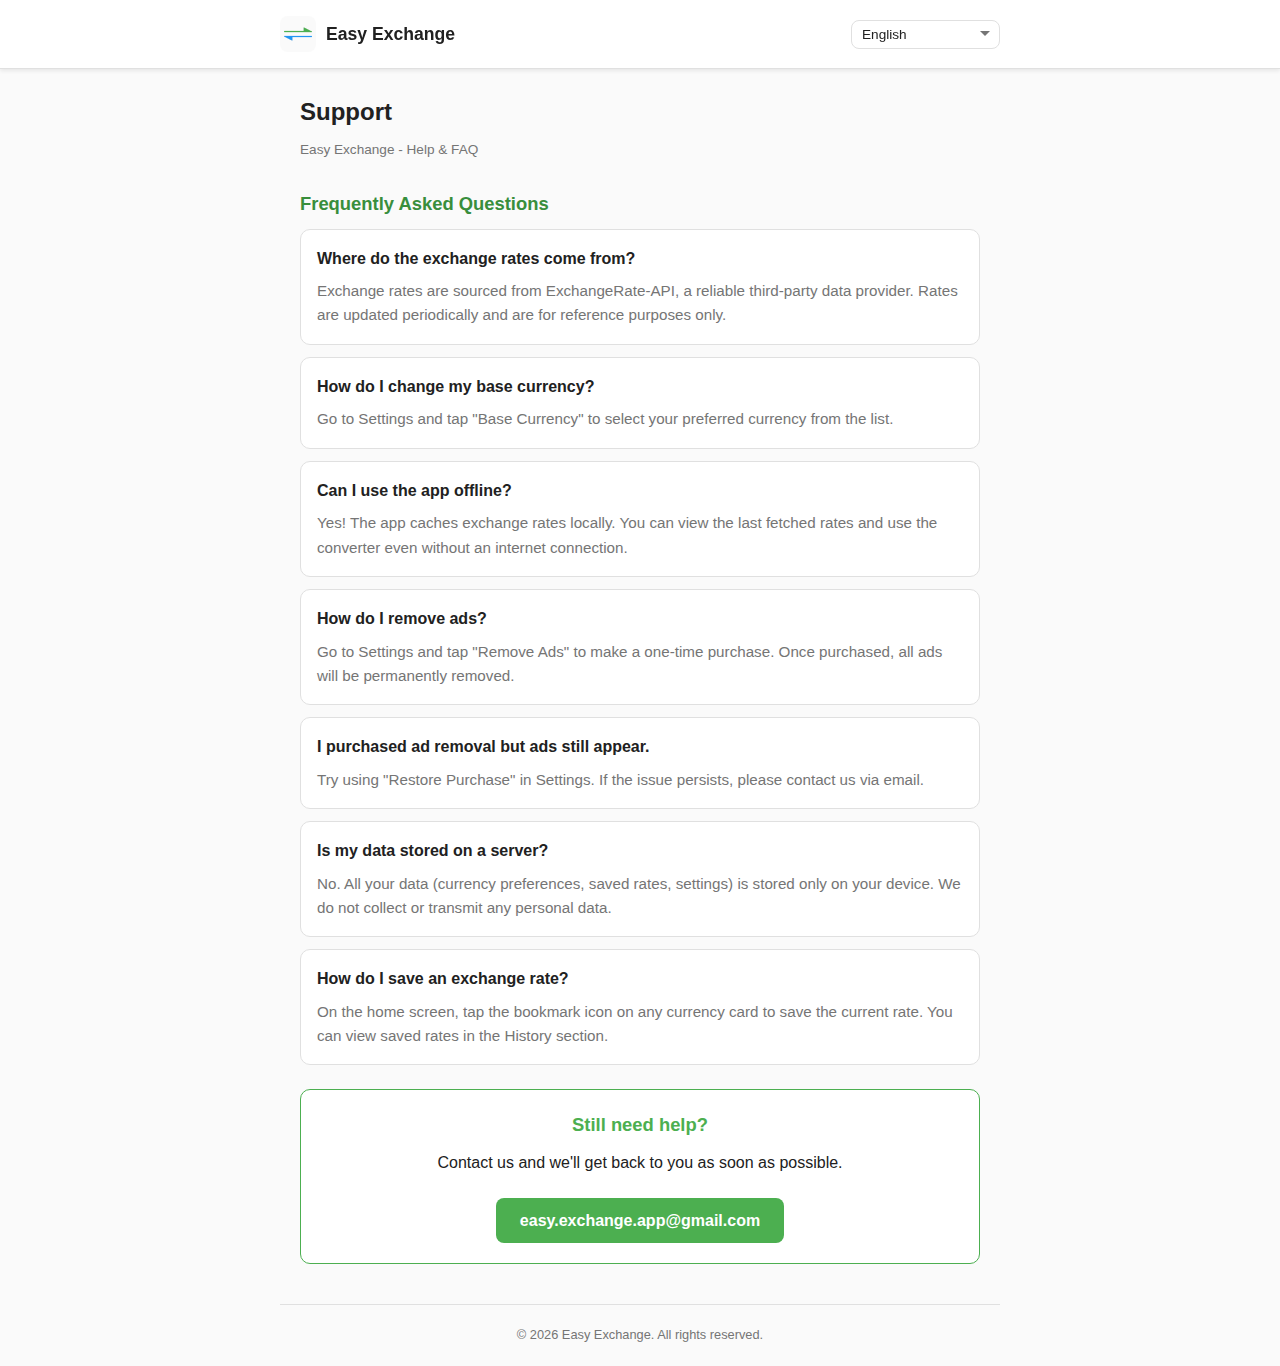
<file: docs/support.html>
<!DOCTYPE html>
<html lang="en">
<head>
  <meta charset="UTF-8">
  <meta name="viewport" content="width=device-width, initial-scale=1.0">
  <title>Support - Easy Exchange</title>
  <link rel="stylesheet" href="style.css">
</head>
<body>
  <header class="header">
    <div class="header-inner">
      <div class="header-brand">
        <img src="logo.png" alt="Easy Exchange">
        <span>Easy Exchange</span>
      </div>
      <div class="lang-selector">
        <select id="langSelect" onchange="switchLang(this.value)">
          <option value="en">English</option>
          <option value="ko">한국어</option>
          <option value="ja">日本語</option>
          <option value="zh">简体中文</option>
          <option value="zh-TW">繁體中文</option>
          <option value="de">Deutsch</option>
          <option value="fr">Français</option>
          <option value="es">Español</option>
          <option value="pt">Português</option>
          <option value="it">Italiano</option>
          <option value="ru">Русский</option>
          <option value="ar">العربية</option>
          <option value="th">ไทย</option>
          <option value="vi">Tiếng Việt</option>
          <option value="id">Bahasa Indonesia</option>
        </select>
      </div>
    </div>
  </header>

  <div class="content">
    <!-- English -->
    <div id="content-en" class="lang-section">
      <h1>Support</h1>
      <p class="effective-date">Easy Exchange - Help & FAQ</p>

      <h2>Frequently Asked Questions</h2>

      <div class="faq-item">
        <h3>Where do the exchange rates come from?</h3>
        <p>Exchange rates are sourced from ExchangeRate-API, a reliable third-party data provider. Rates are updated periodically and are for reference purposes only.</p>
      </div>

      <div class="faq-item">
        <h3>How do I change my base currency?</h3>
        <p>Go to Settings and tap "Base Currency" to select your preferred currency from the list.</p>
      </div>

      <div class="faq-item">
        <h3>Can I use the app offline?</h3>
        <p>Yes! The app caches exchange rates locally. You can view the last fetched rates and use the converter even without an internet connection.</p>
      </div>

      <div class="faq-item">
        <h3>How do I remove ads?</h3>
        <p>Go to Settings and tap "Remove Ads" to make a one-time purchase. Once purchased, all ads will be permanently removed.</p>
      </div>

      <div class="faq-item">
        <h3>I purchased ad removal but ads still appear.</h3>
        <p>Try using "Restore Purchase" in Settings. If the issue persists, please contact us via email.</p>
      </div>

      <div class="faq-item">
        <h3>Is my data stored on a server?</h3>
        <p>No. All your data (currency preferences, saved rates, settings) is stored only on your device. We do not collect or transmit any personal data.</p>
      </div>

      <div class="faq-item">
        <h3>How do I save an exchange rate?</h3>
        <p>On the home screen, tap the bookmark icon on any currency card to save the current rate. You can view saved rates in the History section.</p>
      </div>

      <div class="contact-box">
        <h2>Still need help?</h2>
        <p>Contact us and we'll get back to you as soon as possible.</p>
        <a href="mailto:easy.exchange.app@gmail.com">easy.exchange.app@gmail.com</a>
      </div>
    </div>

    <!-- Korean -->
    <div id="content-ko" class="lang-section">
      <h1>지원</h1>
      <p class="effective-date">Easy Exchange - 도움말 및 FAQ</p>

      <h2>자주 묻는 질문</h2>

      <div class="faq-item">
        <h3>환율 데이터는 어디서 가져오나요?</h3>
        <p>환율은 신뢰할 수 있는 제3자 데이터 제공업체인 ExchangeRate-API에서 제공됩니다. 환율은 주기적으로 업데이트되며 참고용으로만 제공됩니다.</p>
      </div>

      <div class="faq-item">
        <h3>기준 통화는 어떻게 변경하나요?</h3>
        <p>설정에서 "기준 통화"를 탭하여 목록에서 원하는 통화를 선택하세요.</p>
      </div>

      <div class="faq-item">
        <h3>오프라인에서 사용할 수 있나요?</h3>
        <p>네! 앱은 환율을 로컬에 캐시합니다. 인터넷 연결 없이도 마지막으로 가져온 환율을 확인하고 환산 기능을 사용할 수 있습니다.</p>
      </div>

      <div class="faq-item">
        <h3>광고를 제거하려면 어떻게 하나요?</h3>
        <p>설정에서 "광고 제거"를 탭하여 일회성 구매를 진행하세요. 구매 후 모든 광고가 영구적으로 제거됩니다.</p>
      </div>

      <div class="faq-item">
        <h3>광고 제거를 구매했는데 광고가 계속 표시됩니다.</h3>
        <p>설정에서 "구매 복원"을 시도해 보세요. 문제가 지속되면 이메일로 문의해 주세요.</p>
      </div>

      <div class="faq-item">
        <h3>내 데이터가 서버에 저장되나요?</h3>
        <p>아니요. 모든 데이터(통화 설정, 저장된 환율, 설정)는 기기에만 저장됩니다. 개인 데이터를 수집하거나 전송하지 않습니다.</p>
      </div>

      <div class="faq-item">
        <h3>환율은 어떻게 저장하나요?</h3>
        <p>홈 화면에서 통화 카드의 북마크 아이콘을 탭하여 현재 환율을 저장하세요. 저장된 환율은 히스토리 섹션에서 확인할 수 있습니다.</p>
      </div>

      <div class="contact-box">
        <h2>도움이 더 필요하신가요?</h2>
        <p>문의해 주시면 최대한 빨리 답변드리겠습니다.</p>
        <a href="mailto:easy.exchange.app@gmail.com">easy.exchange.app@gmail.com</a>
      </div>
    </div>

    <!-- Japanese -->
    <div id="content-ja" class="lang-section">
      <h1>サポート</h1>
      <p class="effective-date">Easy Exchange - ヘルプとFAQ</p>

      <h2>よくある質問</h2>

      <div class="faq-item">
        <h3>為替レートはどこから取得していますか？</h3>
        <p>為替レートは、信頼性の高いサードパーティデータプロバイダーであるExchangeRate-APIから提供されています。レートは定期的に更新され、参考情報としてのみ提供されます。</p>
      </div>

      <div class="faq-item">
        <h3>基準通貨はどのように変更しますか？</h3>
        <p>設定で「基準通貨」をタップし、リストからお好みの通貨を選択してください。</p>
      </div>

      <div class="faq-item">
        <h3>オフラインで使用できますか？</h3>
        <p>はい！アプリは為替レートをローカルにキャッシュします。インターネット接続がなくても、最後に取得したレートを確認し、換算機能を使用できます。</p>
      </div>

      <div class="faq-item">
        <h3>広告を削除するにはどうすればいいですか？</h3>
        <p>設定で「広告削除」をタップし、一回限りの購入を行ってください。購入後、すべての広告が永久に削除されます。</p>
      </div>

      <div class="faq-item">
        <h3>広告削除を購入しましたが、まだ広告が表示されます。</h3>
        <p>設定で「購入を復元」をお試しください。問題が解決しない場合は、メールでお問い合わせください。</p>
      </div>

      <div class="faq-item">
        <h3>データはサーバーに保存されますか？</h3>
        <p>いいえ。すべてのデータ（通貨設定、保存されたレート、設定）はデバイスにのみ保存されます。個人データの収集や送信は行いません。</p>
      </div>

      <div class="faq-item">
        <h3>為替レートはどのように保存しますか？</h3>
        <p>ホーム画面で通貨カードのブックマークアイコンをタップして、現在のレートを保存してください。保存されたレートは履歴セクションで確認できます。</p>
      </div>

      <div class="contact-box">
        <h2>まだお困りですか？</h2>
        <p>お問い合わせいただければ、できるだけ早くお返事いたします。</p>
        <a href="mailto:easy.exchange.app@gmail.com">easy.exchange.app@gmail.com</a>
      </div>
    </div>

    <!-- Chinese Simplified -->
    <div id="content-zh" class="lang-section">
      <h1>支持</h1>
      <p class="effective-date">Easy Exchange - 帮助与常见问题</p>

      <h2>常见问题</h2>

      <div class="faq-item">
        <h3>汇率数据来自哪里？</h3>
        <p>汇率来自可靠的第三方数据提供商ExchangeRate-API。汇率定期更新，仅供参考。</p>
      </div>

      <div class="faq-item">
        <h3>如何更改基准货币？</h3>
        <p>进入设置，点击"基准货币"从列表中选择您想要的货币。</p>
      </div>

      <div class="faq-item">
        <h3>可以离线使用吗？</h3>
        <p>可以！应用会在本地缓存汇率。即使没有网络连接，也可以查看最近获取的汇率并使用转换功能。</p>
      </div>

      <div class="faq-item">
        <h3>如何移除广告？</h3>
        <p>进入设置，点击"移除广告"进行一次性购买。购买后，所有广告将永久移除。</p>
      </div>

      <div class="faq-item">
        <h3>我购买了广告移除但广告仍然出现。</h3>
        <p>请尝试在设置中使用"恢复购买"。如果问题持续存在，请通过邮件联系我们。</p>
      </div>

      <div class="faq-item">
        <h3>我的数据会存储在服务器上吗？</h3>
        <p>不会。您的所有数据（货币偏好、保存的汇率、设置）仅存储在您的设备上。我们不收集或传输任何个人数据。</p>
      </div>

      <div class="faq-item">
        <h3>如何保存汇率？</h3>
        <p>在主屏幕上，点击任意货币卡片上的书签图标来保存当前汇率。您可以在历史记录中查看已保存的汇率。</p>
      </div>

      <div class="contact-box">
        <h2>还需要帮助吗？</h2>
        <p>联系我们，我们会尽快回复您。</p>
        <a href="mailto:easy.exchange.app@gmail.com">easy.exchange.app@gmail.com</a>
      </div>
    </div>

    <!-- Chinese Traditional -->
    <div id="content-zh-TW" class="lang-section">
      <h1>支援</h1>
      <p class="effective-date">Easy Exchange - 幫助與常見問題</p>

      <h2>常見問題</h2>

      <div class="faq-item">
        <h3>匯率資料來自哪裡？</h3>
        <p>匯率來自可靠的第三方資料提供商ExchangeRate-API。匯率定期更新，僅供參考。</p>
      </div>

      <div class="faq-item">
        <h3>如何更改基準貨幣？</h3>
        <p>進入設定，點擊「基準貨幣」從列表中選擇您想要的貨幣。</p>
      </div>

      <div class="faq-item">
        <h3>可以離線使用嗎？</h3>
        <p>可以！應用程式會在本機快取匯率。即使沒有網路連線，也可以查看最近取得的匯率並使用轉換功能。</p>
      </div>

      <div class="faq-item">
        <h3>如何移除廣告？</h3>
        <p>進入設定，點擊「移除廣告」進行一次性購買。購買後，所有廣告將永久移除。</p>
      </div>

      <div class="faq-item">
        <h3>我購買了廣告移除但廣告仍然出現。</h3>
        <p>請嘗試在設定中使用「恢復購買」。如果問題持續存在，請透過郵件聯繫我們。</p>
      </div>

      <div class="faq-item">
        <h3>我的資料會儲存在伺服器上嗎？</h3>
        <p>不會。您的所有資料（貨幣偏好、儲存的匯率、設定）僅儲存在您的裝置上。我們不收集或傳輸任何個人資料。</p>
      </div>

      <div class="faq-item">
        <h3>如何儲存匯率？</h3>
        <p>在主畫面上，點擊任意貨幣卡片上的書籤圖示來儲存當前匯率。您可以在歷史記錄中查看已儲存的匯率。</p>
      </div>

      <div class="contact-box">
        <h2>還需要幫助嗎？</h2>
        <p>聯繫我們，我們會盡快回覆您。</p>
        <a href="mailto:easy.exchange.app@gmail.com">easy.exchange.app@gmail.com</a>
      </div>
    </div>

    <!-- German -->
    <div id="content-de" class="lang-section">
      <h1>Support</h1>
      <p class="effective-date">Easy Exchange - Hilfe & FAQ</p>

      <h2>Häufig gestellte Fragen</h2>

      <div class="faq-item">
        <h3>Woher stammen die Wechselkurse?</h3>
        <p>Die Wechselkurse stammen von ExchangeRate-API, einem zuverlässigen Drittanbieter. Die Kurse werden regelmäßig aktualisiert und dienen nur als Referenz.</p>
      </div>

      <div class="faq-item">
        <h3>Wie ändere ich meine Basiswährung?</h3>
        <p>Gehen Sie zu Einstellungen und tippen Sie auf „Basiswährung", um Ihre bevorzugte Währung aus der Liste auszuwählen.</p>
      </div>

      <div class="faq-item">
        <h3>Kann ich die App offline verwenden?</h3>
        <p>Ja! Die App speichert Wechselkurse lokal. Sie können die zuletzt abgerufenen Kurse anzeigen und den Umrechner auch ohne Internetverbindung nutzen.</p>
      </div>

      <div class="faq-item">
        <h3>Wie entferne ich Werbung?</h3>
        <p>Gehen Sie zu Einstellungen und tippen Sie auf „Werbung entfernen" für einen einmaligen Kauf. Nach dem Kauf werden alle Anzeigen dauerhaft entfernt.</p>
      </div>

      <div class="faq-item">
        <h3>Ich habe die Werbeentfernung gekauft, aber es werden noch Anzeigen angezeigt.</h3>
        <p>Versuchen Sie „Kauf wiederherstellen" in den Einstellungen. Wenn das Problem weiterhin besteht, kontaktieren Sie uns bitte per E-Mail.</p>
      </div>

      <div class="faq-item">
        <h3>Werden meine Daten auf einem Server gespeichert?</h3>
        <p>Nein. Alle Ihre Daten (Währungseinstellungen, gespeicherte Kurse, Einstellungen) werden nur auf Ihrem Gerät gespeichert. Wir erheben oder übertragen keine persönlichen Daten.</p>
      </div>

      <div class="faq-item">
        <h3>Wie speichere ich einen Wechselkurs?</h3>
        <p>Tippen Sie auf dem Startbildschirm auf das Lesezeichen-Symbol auf einer Währungskarte, um den aktuellen Kurs zu speichern. Gespeicherte Kurse finden Sie im Verlauf.</p>
      </div>

      <div class="contact-box">
        <h2>Brauchen Sie noch Hilfe?</h2>
        <p>Kontaktieren Sie uns und wir melden uns schnellstmöglich bei Ihnen.</p>
        <a href="mailto:easy.exchange.app@gmail.com">easy.exchange.app@gmail.com</a>
      </div>
    </div>

    <!-- French -->
    <div id="content-fr" class="lang-section">
      <h1>Support</h1>
      <p class="effective-date">Easy Exchange - Aide et FAQ</p>

      <h2>Questions fréquentes</h2>

      <div class="faq-item">
        <h3>D'où proviennent les taux de change ?</h3>
        <p>Les taux de change proviennent d'ExchangeRate-API, un fournisseur de données tiers fiable. Les taux sont mis à jour périodiquement et sont fournis à titre indicatif uniquement.</p>
      </div>

      <div class="faq-item">
        <h3>Comment changer ma devise de base ?</h3>
        <p>Allez dans Paramètres et appuyez sur « Devise de base » pour sélectionner votre devise préférée dans la liste.</p>
      </div>

      <div class="faq-item">
        <h3>Puis-je utiliser l'application hors ligne ?</h3>
        <p>Oui ! L'application met en cache les taux de change localement. Vous pouvez consulter les derniers taux récupérés et utiliser le convertisseur même sans connexion Internet.</p>
      </div>

      <div class="faq-item">
        <h3>Comment supprimer les publicités ?</h3>
        <p>Allez dans Paramètres et appuyez sur « Supprimer les publicités » pour effectuer un achat unique. Après l'achat, toutes les publicités seront définitivement supprimées.</p>
      </div>

      <div class="faq-item">
        <h3>J'ai acheté la suppression des publicités mais elles apparaissent toujours.</h3>
        <p>Essayez « Restaurer l'achat » dans les Paramètres. Si le problème persiste, contactez-nous par e-mail.</p>
      </div>

      <div class="faq-item">
        <h3>Mes données sont-elles stockées sur un serveur ?</h3>
        <p>Non. Toutes vos données (préférences de devise, taux enregistrés, paramètres) sont stockées uniquement sur votre appareil. Nous ne collectons ni ne transmettons aucune donnée personnelle.</p>
      </div>

      <div class="faq-item">
        <h3>Comment sauvegarder un taux de change ?</h3>
        <p>Sur l'écran d'accueil, appuyez sur l'icône de signet sur une carte de devise pour enregistrer le taux actuel. Les taux enregistrés sont consultables dans la section Historique.</p>
      </div>

      <div class="contact-box">
        <h2>Besoin d'aide supplémentaire ?</h2>
        <p>Contactez-nous et nous vous répondrons dans les plus brefs délais.</p>
        <a href="mailto:easy.exchange.app@gmail.com">easy.exchange.app@gmail.com</a>
      </div>
    </div>

    <!-- Spanish -->
    <div id="content-es" class="lang-section">
      <h1>Soporte</h1>
      <p class="effective-date">Easy Exchange - Ayuda y FAQ</p>

      <h2>Preguntas frecuentes</h2>

      <div class="faq-item">
        <h3>¿De dónde provienen los tipos de cambio?</h3>
        <p>Los tipos de cambio provienen de ExchangeRate-API, un proveedor de datos de terceros confiable. Las tasas se actualizan periódicamente y son solo para referencia.</p>
      </div>

      <div class="faq-item">
        <h3>¿Cómo cambio mi moneda base?</h3>
        <p>Ve a Configuración y toca "Moneda base" para seleccionar tu moneda preferida de la lista.</p>
      </div>

      <div class="faq-item">
        <h3>¿Puedo usar la aplicación sin conexión?</h3>
        <p>¡Sí! La aplicación almacena los tipos de cambio localmente. Puedes ver las últimas tasas obtenidas y usar el conversor incluso sin conexión a Internet.</p>
      </div>

      <div class="faq-item">
        <h3>¿Cómo elimino los anuncios?</h3>
        <p>Ve a Configuración y toca "Eliminar anuncios" para realizar una compra única. Después de la compra, todos los anuncios se eliminarán permanentemente.</p>
      </div>

      <div class="faq-item">
        <h3>Compré la eliminación de anuncios pero siguen apareciendo.</h3>
        <p>Intenta "Restaurar compra" en Configuración. Si el problema persiste, contáctanos por correo electrónico.</p>
      </div>

      <div class="faq-item">
        <h3>¿Se almacenan mis datos en un servidor?</h3>
        <p>No. Todos tus datos (preferencias de moneda, tasas guardadas, configuración) se almacenan solo en tu dispositivo. No recopilamos ni transmitimos datos personales.</p>
      </div>

      <div class="faq-item">
        <h3>¿Cómo guardo un tipo de cambio?</h3>
        <p>En la pantalla principal, toca el icono de marcador en cualquier tarjeta de moneda para guardar la tasa actual. Puedes ver las tasas guardadas en la sección Historial.</p>
      </div>

      <div class="contact-box">
        <h2>¿Aún necesitas ayuda?</h2>
        <p>Contáctanos y te responderemos lo antes posible.</p>
        <a href="mailto:easy.exchange.app@gmail.com">easy.exchange.app@gmail.com</a>
      </div>
    </div>

    <!-- Portuguese -->
    <div id="content-pt" class="lang-section">
      <h1>Suporte</h1>
      <p class="effective-date">Easy Exchange - Ajuda e FAQ</p>

      <h2>Perguntas Frequentes</h2>

      <div class="faq-item">
        <h3>De onde vêm as taxas de câmbio?</h3>
        <p>As taxas de câmbio são fornecidas pela ExchangeRate-API, um provedor de dados terceirizado confiável. As taxas são atualizadas periodicamente e servem apenas como referência.</p>
      </div>

      <div class="faq-item">
        <h3>Como altero minha moeda base?</h3>
        <p>Vá em Configurações e toque em "Moeda Base" para selecionar sua moeda preferida da lista.</p>
      </div>

      <div class="faq-item">
        <h3>Posso usar o aplicativo offline?</h3>
        <p>Sim! O aplicativo armazena taxas de câmbio localmente. Você pode ver as últimas taxas obtidas e usar o conversor mesmo sem conexão com a Internet.</p>
      </div>

      <div class="faq-item">
        <h3>Como removo os anúncios?</h3>
        <p>Vá em Configurações e toque em "Remover Anúncios" para fazer uma compra única. Após a compra, todos os anúncios serão removidos permanentemente.</p>
      </div>

      <div class="faq-item">
        <h3>Comprei a remoção de anúncios mas eles ainda aparecem.</h3>
        <p>Tente "Restaurar Compra" nas Configurações. Se o problema persistir, entre em contato conosco por e-mail.</p>
      </div>

      <div class="faq-item">
        <h3>Meus dados são armazenados em um servidor?</h3>
        <p>Não. Todos os seus dados (preferências de moeda, taxas salvas, configurações) são armazenados apenas no seu dispositivo. Não coletamos nem transmitimos dados pessoais.</p>
      </div>

      <div class="faq-item">
        <h3>Como salvo uma taxa de câmbio?</h3>
        <p>Na tela inicial, toque no ícone de favorito em qualquer cartão de moeda para salvar a taxa atual. Você pode ver as taxas salvas na seção Histórico.</p>
      </div>

      <div class="contact-box">
        <h2>Ainda precisa de ajuda?</h2>
        <p>Entre em contato e responderemos o mais rápido possível.</p>
        <a href="mailto:easy.exchange.app@gmail.com">easy.exchange.app@gmail.com</a>
      </div>
    </div>

    <!-- Italian -->
    <div id="content-it" class="lang-section">
      <h1>Supporto</h1>
      <p class="effective-date">Easy Exchange - Aiuto e FAQ</p>

      <h2>Domande Frequenti</h2>

      <div class="faq-item">
        <h3>Da dove provengono i tassi di cambio?</h3>
        <p>I tassi di cambio provengono da ExchangeRate-API, un affidabile fornitore di dati di terze parti. I tassi vengono aggiornati periodicamente e sono solo a scopo di riferimento.</p>
      </div>

      <div class="faq-item">
        <h3>Come cambio la mia valuta base?</h3>
        <p>Vai in Impostazioni e tocca "Valuta base" per selezionare la tua valuta preferita dall'elenco.</p>
      </div>

      <div class="faq-item">
        <h3>Posso usare l'app offline?</h3>
        <p>Sì! L'app memorizza i tassi di cambio localmente. Puoi visualizzare gli ultimi tassi scaricati e usare il convertitore anche senza connessione Internet.</p>
      </div>

      <div class="faq-item">
        <h3>Come rimuovo la pubblicità?</h3>
        <p>Vai in Impostazioni e tocca "Rimuovi pubblicità" per effettuare un acquisto una tantum. Dopo l'acquisto, tutta la pubblicità verrà rimossa permanentemente.</p>
      </div>

      <div class="faq-item">
        <h3>Ho acquistato la rimozione della pubblicità ma gli annunci appaiono ancora.</h3>
        <p>Prova "Ripristina acquisto" nelle Impostazioni. Se il problema persiste, contattaci via email.</p>
      </div>

      <div class="faq-item">
        <h3>I miei dati sono archiviati su un server?</h3>
        <p>No. Tutti i tuoi dati (preferenze valutarie, tassi salvati, impostazioni) sono archiviati solo sul tuo dispositivo. Non raccogliamo né trasmettiamo dati personali.</p>
      </div>

      <div class="faq-item">
        <h3>Come salvo un tasso di cambio?</h3>
        <p>Nella schermata principale, tocca l'icona del segnalibro su qualsiasi scheda valuta per salvare il tasso attuale. Puoi visualizzare i tassi salvati nella sezione Cronologia.</p>
      </div>

      <div class="contact-box">
        <h2>Hai ancora bisogno di aiuto?</h2>
        <p>Contattaci e ti risponderemo il prima possibile.</p>
        <a href="mailto:easy.exchange.app@gmail.com">easy.exchange.app@gmail.com</a>
      </div>
    </div>

    <!-- Russian -->
    <div id="content-ru" class="lang-section">
      <h1>Поддержка</h1>
      <p class="effective-date">Easy Exchange - Помощь и FAQ</p>

      <h2>Часто задаваемые вопросы</h2>

      <div class="faq-item">
        <h3>Откуда берутся курсы валют?</h3>
        <p>Курсы валют предоставлены ExchangeRate-API, надёжным сторонним поставщиком данных. Курсы обновляются периодически и предоставляются только для справки.</p>
      </div>

      <div class="faq-item">
        <h3>Как изменить базовую валюту?</h3>
        <p>Перейдите в Настройки и нажмите «Базовая валюта», чтобы выбрать предпочитаемую валюту из списка.</p>
      </div>

      <div class="faq-item">
        <h3>Можно ли использовать приложение офлайн?</h3>
        <p>Да! Приложение кэширует курсы валют локально. Вы можете просматривать последние полученные курсы и использовать конвертер даже без подключения к Интернету.</p>
      </div>

      <div class="faq-item">
        <h3>Как удалить рекламу?</h3>
        <p>Перейдите в Настройки и нажмите «Удалить рекламу» для разовой покупки. После покупки вся реклама будет навсегда удалена.</p>
      </div>

      <div class="faq-item">
        <h3>Я купил удаление рекламы, но реклама всё ещё появляется.</h3>
        <p>Попробуйте «Восстановить покупку» в Настройках. Если проблема сохраняется, свяжитесь с нами по электронной почте.</p>
      </div>

      <div class="faq-item">
        <h3>Хранятся ли мои данные на сервере?</h3>
        <p>Нет. Все ваши данные (валютные настройки, сохранённые курсы, настройки) хранятся только на вашем устройстве. Мы не собираем и не передаём персональные данные.</p>
      </div>

      <div class="faq-item">
        <h3>Как сохранить курс валют?</h3>
        <p>На главном экране нажмите значок закладки на любой карточке валюты, чтобы сохранить текущий курс. Сохранённые курсы доступны в разделе История.</p>
      </div>

      <div class="contact-box">
        <h2>Нужна дополнительная помощь?</h2>
        <p>Свяжитесь с нами, и мы ответим как можно скорее.</p>
        <a href="mailto:easy.exchange.app@gmail.com">easy.exchange.app@gmail.com</a>
      </div>
    </div>

    <!-- Arabic -->
    <div id="content-ar" class="lang-section" dir="rtl">
      <h1>الدعم</h1>
      <p class="effective-date">Easy Exchange - المساعدة والأسئلة الشائعة</p>

      <h2>الأسئلة الشائعة</h2>

      <div class="faq-item">
        <h3>من أين تأتي أسعار الصرف؟</h3>
        <p>تأتي أسعار الصرف من ExchangeRate-API، وهو مزود بيانات خارجي موثوق. يتم تحديث الأسعار بشكل دوري وهي للإشارة فقط.</p>
      </div>

      <div class="faq-item">
        <h3>كيف أغير العملة الأساسية؟</h3>
        <p>انتقل إلى الإعدادات واضغط على "العملة الأساسية" لاختيار عملتك المفضلة من القائمة.</p>
      </div>

      <div class="faq-item">
        <h3>هل يمكنني استخدام التطبيق بدون اتصال؟</h3>
        <p>نعم! يخزن التطبيق أسعار الصرف محلياً. يمكنك عرض آخر الأسعار المحملة واستخدام المحول حتى بدون اتصال بالإنترنت.</p>
      </div>

      <div class="faq-item">
        <h3>كيف أزيل الإعلانات؟</h3>
        <p>انتقل إلى الإعدادات واضغط على "إزالة الإعلانات" لإجراء عملية شراء لمرة واحدة. بعد الشراء، ستتم إزالة جميع الإعلانات نهائياً.</p>
      </div>

      <div class="faq-item">
        <h3>اشتريت إزالة الإعلانات لكنها لا تزال تظهر.</h3>
        <p>جرب "استعادة الشراء" في الإعدادات. إذا استمرت المشكلة، يرجى التواصل معنا عبر البريد الإلكتروني.</p>
      </div>

      <div class="faq-item">
        <h3>هل يتم تخزين بياناتي على خادم؟</h3>
        <p>لا. جميع بياناتك (تفضيلات العملة، الأسعار المحفوظة، الإعدادات) مخزنة فقط على جهازك. نحن لا نجمع أو ننقل أي بيانات شخصية.</p>
      </div>

      <div class="faq-item">
        <h3>كيف أحفظ سعر الصرف؟</h3>
        <p>في الشاشة الرئيسية، اضغط على أيقونة الإشارة المرجعية في أي بطاقة عملة لحفظ السعر الحالي. يمكنك عرض الأسعار المحفوظة في قسم السجل.</p>
      </div>

      <div class="contact-box">
        <h2>هل لا تزال بحاجة إلى مساعدة؟</h2>
        <p>تواصل معنا وسنرد عليك في أقرب وقت ممكن.</p>
        <a href="mailto:easy.exchange.app@gmail.com">easy.exchange.app@gmail.com</a>
      </div>
    </div>

    <!-- Thai -->
    <div id="content-th" class="lang-section">
      <h1>ช่วยเหลือ</h1>
      <p class="effective-date">Easy Exchange - ช่วยเหลือและคำถามที่พบบ่อย</p>

      <h2>คำถามที่พบบ่อย</h2>

      <div class="faq-item">
        <h3>อัตราแลกเปลี่ยนมาจากไหน?</h3>
        <p>อัตราแลกเปลี่ยนมาจาก ExchangeRate-API ผู้ให้บริการข้อมูลบุคคลที่สามที่เชื่อถือได้ อัตราจะอัปเดตเป็นระยะและเป็นเพียงข้อมูลอ้างอิงเท่านั้น</p>
      </div>

      <div class="faq-item">
        <h3>จะเปลี่ยนสกุลเงินหลักได้อย่างไร?</h3>
        <p>ไปที่การตั้งค่าแล้วแตะ "สกุลเงินหลัก" เพื่อเลือกสกุลเงินที่ต้องการจากรายการ</p>
      </div>

      <div class="faq-item">
        <h3>ใช้แอปแบบออฟไลน์ได้ไหม?</h3>
        <p>ได้! แอปจะเก็บอัตราแลกเปลี่ยนไว้ในเครื่อง คุณสามารถดูอัตราล่าสุดที่ดึงมาและใช้ตัวแปลงค่าได้แม้ไม่มีการเชื่อมต่ออินเทอร์เน็ต</p>
      </div>

      <div class="faq-item">
        <h3>จะลบโฆษณาได้อย่างไร?</h3>
        <p>ไปที่การตั้งค่าแล้วแตะ "ลบโฆษณา" เพื่อซื้อครั้งเดียว หลังจากซื้อแล้ว โฆษณาทั้งหมดจะถูกลบออกอย่างถาวร</p>
      </div>

      <div class="faq-item">
        <h3>ฉันซื้อการลบโฆษณาแล้วแต่โฆษณายังแสดงอยู่</h3>
        <p>ลอง "กู้คืนการซื้อ" ในการตั้งค่า หากปัญหายังคงอยู่ กรุณาติดต่อเราทางอีเมล</p>
      </div>

      <div class="faq-item">
        <h3>ข้อมูลของฉันถูกเก็บบนเซิร์ฟเวอร์หรือไม่?</h3>
        <p>ไม่ ข้อมูลทั้งหมดของคุณ (การตั้งค่าสกุลเงิน อัตราที่บันทึก การตั้งค่า) จะถูกเก็บไว้บนอุปกรณ์ของคุณเท่านั้น เราไม่รวบรวมหรือส่งข้อมูลส่วนบุคคลใด ๆ</p>
      </div>

      <div class="faq-item">
        <h3>จะบันทึกอัตราแลกเปลี่ยนได้อย่างไร?</h3>
        <p>บนหน้าจอหลัก แตะไอคอนบุ๊กมาร์กบนการ์ดสกุลเงินใด ๆ เพื่อบันทึกอัตราปัจจุบัน คุณสามารถดูอัตราที่บันทึกไว้ในส่วนประวัติ</p>
      </div>

      <div class="contact-box">
        <h2>ยังต้องการความช่วยเหลือ?</h2>
        <p>ติดต่อเราแล้วเราจะตอบกลับโดยเร็วที่สุด</p>
        <a href="mailto:easy.exchange.app@gmail.com">easy.exchange.app@gmail.com</a>
      </div>
    </div>

    <!-- Vietnamese -->
    <div id="content-vi" class="lang-section">
      <h1>Hỗ trợ</h1>
      <p class="effective-date">Easy Exchange - Trợ giúp và FAQ</p>

      <h2>Câu hỏi thường gặp</h2>

      <div class="faq-item">
        <h3>Tỷ giá hối đoái lấy từ đâu?</h3>
        <p>Tỷ giá hối đoái được cung cấp bởi ExchangeRate-API, nhà cung cấp dữ liệu bên thứ ba đáng tin cậy. Tỷ giá được cập nhật định kỳ và chỉ mang tính tham khảo.</p>
      </div>

      <div class="faq-item">
        <h3>Làm thế nào để thay đổi đơn vị tiền tệ cơ sở?</h3>
        <p>Vào Cài đặt và nhấn "Tiền tệ cơ sở" để chọn loại tiền tệ mong muốn từ danh sách.</p>
      </div>

      <div class="faq-item">
        <h3>Tôi có thể sử dụng ứng dụng ngoại tuyến không?</h3>
        <p>Có! Ứng dụng lưu trữ tỷ giá cục bộ. Bạn có thể xem tỷ giá được tải gần nhất và sử dụng bộ chuyển đổi ngay cả khi không có kết nối Internet.</p>
      </div>

      <div class="faq-item">
        <h3>Làm thế nào để xóa quảng cáo?</h3>
        <p>Vào Cài đặt và nhấn "Xóa quảng cáo" để mua một lần. Sau khi mua, tất cả quảng cáo sẽ bị xóa vĩnh viễn.</p>
      </div>

      <div class="faq-item">
        <h3>Tôi đã mua xóa quảng cáo nhưng quảng cáo vẫn xuất hiện.</h3>
        <p>Hãy thử "Khôi phục mua hàng" trong Cài đặt. Nếu sự cố vẫn tiếp diễn, vui lòng liên hệ qua email.</p>
      </div>

      <div class="faq-item">
        <h3>Dữ liệu của tôi có được lưu trên máy chủ không?</h3>
        <p>Không. Tất cả dữ liệu (tùy chọn tiền tệ, tỷ giá đã lưu, cài đặt) chỉ được lưu trữ trên thiết bị của bạn. Chúng tôi không thu thập hoặc truyền dữ liệu cá nhân.</p>
      </div>

      <div class="faq-item">
        <h3>Làm thế nào để lưu tỷ giá hối đoái?</h3>
        <p>Trên màn hình chính, nhấn biểu tượng đánh dấu trên bất kỳ thẻ tiền tệ nào để lưu tỷ giá hiện tại. Bạn có thể xem tỷ giá đã lưu trong phần Lịch sử.</p>
      </div>

      <div class="contact-box">
        <h2>Vẫn cần trợ giúp?</h2>
        <p>Liên hệ với chúng tôi, chúng tôi sẽ phản hồi sớm nhất có thể.</p>
        <a href="mailto:easy.exchange.app@gmail.com">easy.exchange.app@gmail.com</a>
      </div>
    </div>

    <!-- Indonesian -->
    <div id="content-id" class="lang-section">
      <h1>Dukungan</h1>
      <p class="effective-date">Easy Exchange - Bantuan & FAQ</p>

      <h2>Pertanyaan yang Sering Diajukan</h2>

      <div class="faq-item">
        <h3>Dari mana data nilai tukar berasal?</h3>
        <p>Nilai tukar bersumber dari ExchangeRate-API, penyedia data pihak ketiga yang terpercaya. Nilai tukar diperbarui secara berkala dan hanya untuk referensi.</p>
      </div>

      <div class="faq-item">
        <h3>Bagaimana cara mengubah mata uang dasar?</h3>
        <p>Buka Pengaturan dan ketuk "Mata Uang Dasar" untuk memilih mata uang pilihan Anda dari daftar.</p>
      </div>

      <div class="faq-item">
        <h3>Bisakah saya menggunakan aplikasi secara offline?</h3>
        <p>Ya! Aplikasi menyimpan nilai tukar secara lokal. Anda dapat melihat nilai tukar terakhir yang diambil dan menggunakan konverter meskipun tanpa koneksi Internet.</p>
      </div>

      <div class="faq-item">
        <h3>Bagaimana cara menghapus iklan?</h3>
        <p>Buka Pengaturan dan ketuk "Hapus Iklan" untuk melakukan pembelian satu kali. Setelah pembelian, semua iklan akan dihapus secara permanen.</p>
      </div>

      <div class="faq-item">
        <h3>Saya sudah membeli penghapusan iklan tapi iklan masih muncul.</h3>
        <p>Coba "Pulihkan Pembelian" di Pengaturan. Jika masalah berlanjut, silakan hubungi kami melalui email.</p>
      </div>

      <div class="faq-item">
        <h3>Apakah data saya disimpan di server?</h3>
        <p>Tidak. Semua data Anda (preferensi mata uang, nilai tukar tersimpan, pengaturan) hanya disimpan di perangkat Anda. Kami tidak mengumpulkan atau mengirimkan data pribadi apa pun.</p>
      </div>

      <div class="faq-item">
        <h3>Bagaimana cara menyimpan nilai tukar?</h3>
        <p>Di layar utama, ketuk ikon bookmark pada kartu mata uang mana pun untuk menyimpan nilai tukar saat ini. Anda dapat melihat nilai tukar tersimpan di bagian Riwayat.</p>
      </div>

      <div class="contact-box">
        <h2>Masih butuh bantuan?</h2>
        <p>Hubungi kami dan kami akan membalas secepat mungkin.</p>
        <a href="mailto:easy.exchange.app@gmail.com">easy.exchange.app@gmail.com</a>
      </div>
    </div>
  </div>

  <footer class="footer">
    <p>&copy; <span id="year"></span> Easy Exchange. All rights reserved.</p>
  </footer>

  <script>
    function switchLang(lang) {
      document.querySelectorAll('.lang-section').forEach(function(el) {
        el.classList.remove('active');
      });
      var target = document.getElementById('content-' + lang);
      if (target) {
        target.classList.add('active');
      } else {
        document.getElementById('content-en').classList.add('active');
      }
      document.getElementById('langSelect').value = lang;
      if (lang === 'ar') {
        document.documentElement.setAttribute('dir', 'rtl');
      } else {
        document.documentElement.removeAttribute('dir');
      }
    }

    document.addEventListener('DOMContentLoaded', function() {
      document.getElementById('year').textContent = new Date().getFullYear();
      var params = new URLSearchParams(window.location.search);
      var lang = params.get('lang') || 'en';
      switchLang(lang);
    });
  </script>
</body>
</html>
</file>
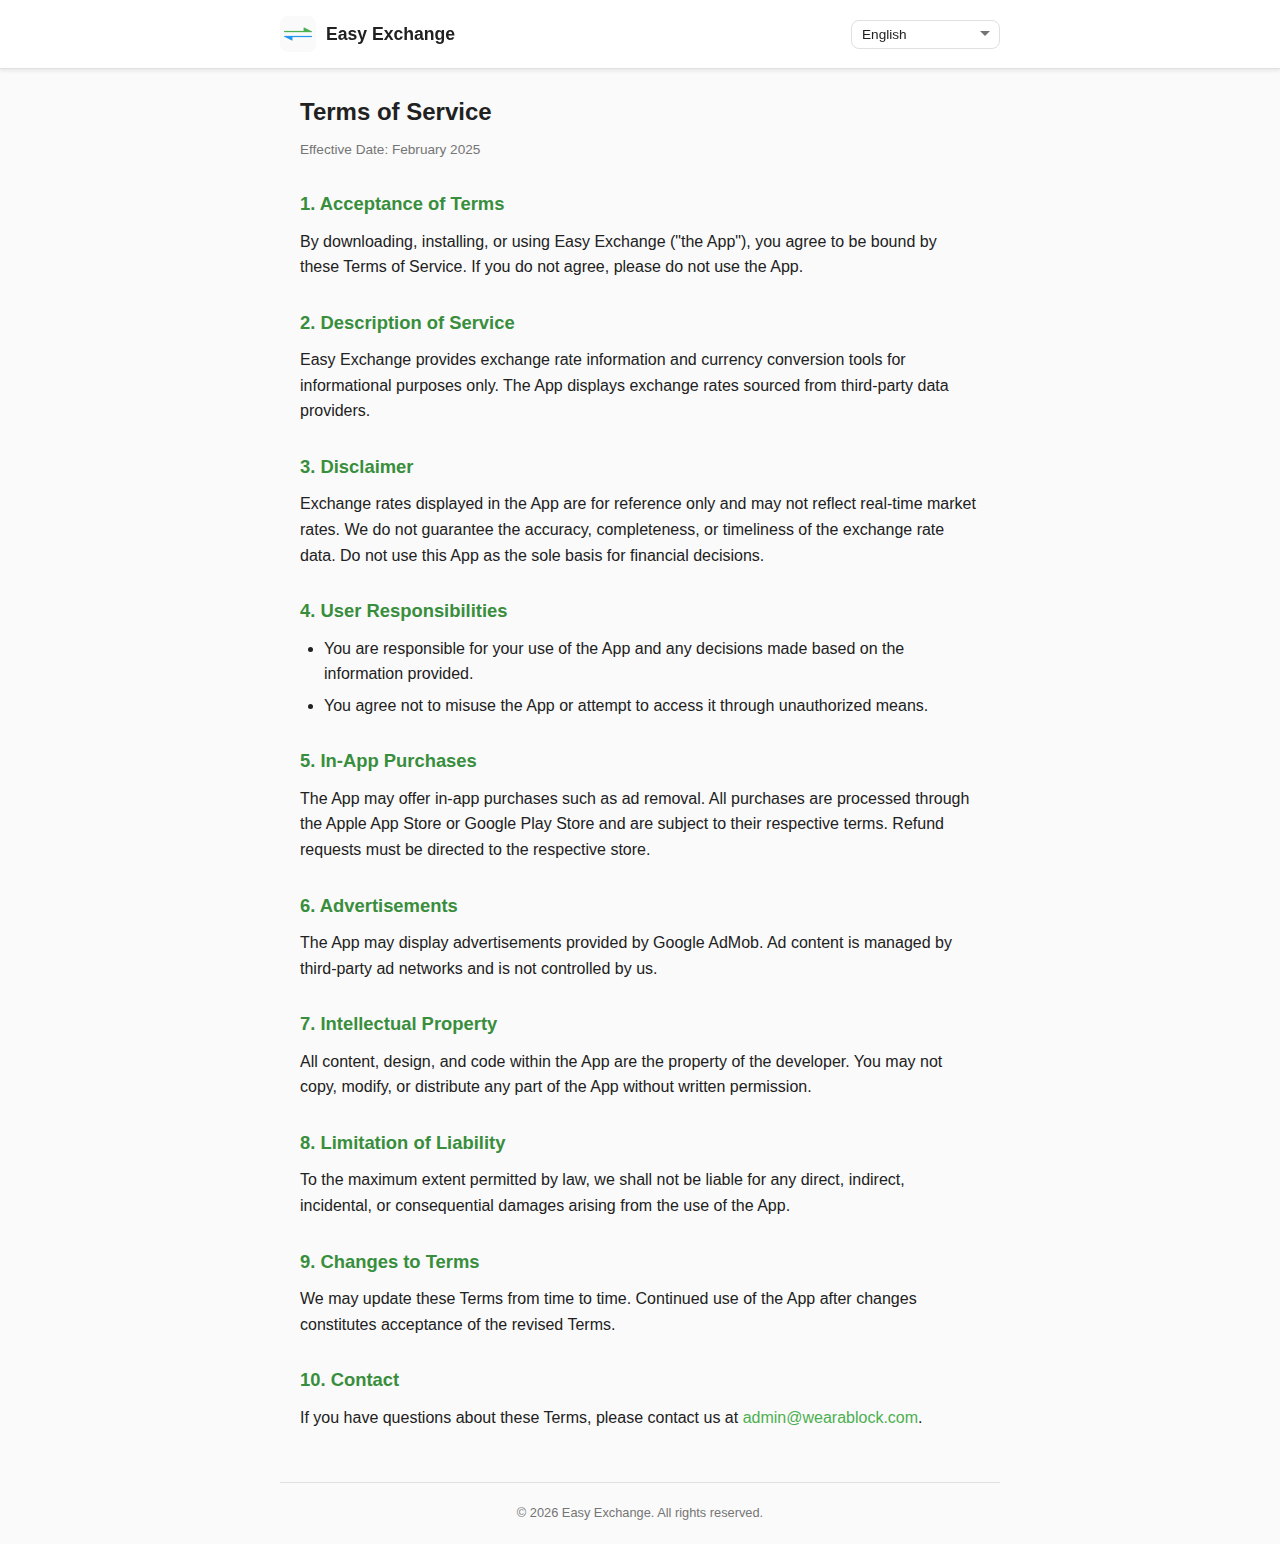
<file: docs/terms.html>
<!DOCTYPE html>
<html lang="en">
<head>
  <meta charset="UTF-8">
  <meta name="viewport" content="width=device-width, initial-scale=1.0">
  <title>Terms of Service - Easy Exchange</title>
  <link rel="stylesheet" href="style.css">
</head>
<body>
  <header class="header">
    <div class="header-inner">
      <div class="header-brand">
        <img src="logo.png" alt="Easy Exchange">
        <span>Easy Exchange</span>
      </div>
      <div class="lang-selector">
        <select id="langSelect" onchange="switchLang(this.value)">
          <option value="en">English</option>
          <option value="ko">한국어</option>
          <option value="ja">日本語</option>
          <option value="zh">简体中文</option>
          <option value="zh-TW">繁體中文</option>
          <option value="de">Deutsch</option>
          <option value="fr">Français</option>
          <option value="es">Español</option>
          <option value="pt">Português</option>
          <option value="it">Italiano</option>
          <option value="ru">Русский</option>
          <option value="ar">العربية</option>
          <option value="th">ไทย</option>
          <option value="vi">Tiếng Việt</option>
          <option value="id">Bahasa Indonesia</option>
        </select>
      </div>
    </div>
  </header>

  <div class="content">
    <!-- English -->
    <div id="content-en" class="lang-section">
      <h1>Terms of Service</h1>
      <p class="effective-date">Effective Date: February 2025</p>
      <h2>1. Acceptance of Terms</h2>
      <p>By downloading, installing, or using Easy Exchange ("the App"), you agree to be bound by these Terms of Service. If you do not agree, please do not use the App.</p>
      <h2>2. Description of Service</h2>
      <p>Easy Exchange provides exchange rate information and currency conversion tools for informational purposes only. The App displays exchange rates sourced from third-party data providers.</p>
      <h2>3. Disclaimer</h2>
      <p>Exchange rates displayed in the App are for reference only and may not reflect real-time market rates. We do not guarantee the accuracy, completeness, or timeliness of the exchange rate data. Do not use this App as the sole basis for financial decisions.</p>
      <h2>4. User Responsibilities</h2>
      <ul>
        <li>You are responsible for your use of the App and any decisions made based on the information provided.</li>
        <li>You agree not to misuse the App or attempt to access it through unauthorized means.</li>
      </ul>
      <h2>5. In-App Purchases</h2>
      <p>The App may offer in-app purchases such as ad removal. All purchases are processed through the Apple App Store or Google Play Store and are subject to their respective terms. Refund requests must be directed to the respective store.</p>
      <h2>6. Advertisements</h2>
      <p>The App may display advertisements provided by Google AdMob. Ad content is managed by third-party ad networks and is not controlled by us.</p>
      <h2>7. Intellectual Property</h2>
      <p>All content, design, and code within the App are the property of the developer. You may not copy, modify, or distribute any part of the App without written permission.</p>
      <h2>8. Limitation of Liability</h2>
      <p>To the maximum extent permitted by law, we shall not be liable for any direct, indirect, incidental, or consequential damages arising from the use of the App.</p>
      <h2>9. Changes to Terms</h2>
      <p>We may update these Terms from time to time. Continued use of the App after changes constitutes acceptance of the revised Terms.</p>
      <h2>10. Contact</h2>
      <p>If you have questions about these Terms, please contact us at <a href="mailto:admin@wearablock.com">admin@wearablock.com</a>.</p>
    </div>

    <!-- Korean -->
    <div id="content-ko" class="lang-section">
      <h1>이용약관</h1>
      <p class="effective-date">시행일: 2025년 2월</p>
      <h2>1. 약관 동의</h2>
      <p>Easy Exchange("앱")를 다운로드, 설치 또는 사용함으로써 본 이용약관에 동의하게 됩니다. 동의하지 않으시면 앱을 사용하지 마십시오.</p>
      <h2>2. 서비스 설명</h2>
      <p>Easy Exchange는 정보 제공 목적으로 환율 정보 및 통화 변환 도구를 제공합니다. 앱에 표시되는 환율은 제3자 데이터 제공업체에서 제공됩니다.</p>
      <h2>3. 면책 조항</h2>
      <p>앱에 표시되는 환율은 참고용이며 실시간 시장 환율을 반영하지 않을 수 있습니다. 환율 데이터의 정확성, 완전성 또는 적시성을 보장하지 않습니다. 금융 결정의 유일한 근거로 본 앱을 사용하지 마십시오.</p>
      <h2>4. 사용자 책임</h2>
      <ul>
        <li>앱 사용 및 제공된 정보를 기반으로 한 결정에 대한 책임은 사용자에게 있습니다.</li>
        <li>앱을 오용하거나 무단으로 접근을 시도하지 않을 것에 동의합니다.</li>
      </ul>
      <h2>5. 인앱 구매</h2>
      <p>앱은 광고 제거 등의 인앱 구매를 제공할 수 있습니다. 모든 구매는 Apple App Store 또는 Google Play Store를 통해 처리되며 해당 약관이 적용됩니다. 환불 요청은 해당 스토어로 문의해 주십시오.</p>
      <h2>6. 광고</h2>
      <p>앱은 Google AdMob에서 제공하는 광고를 표시할 수 있습니다. 광고 콘텐츠는 제3자 광고 네트워크에서 관리되며 당사가 통제하지 않습니다.</p>
      <h2>7. 지적 재산권</h2>
      <p>앱 내 모든 콘텐츠, 디자인 및 코드는 개발자의 자산입니다. 서면 허가 없이 앱의 어떤 부분도 복사, 수정 또는 배포할 수 없습니다.</p>
      <h2>8. 책임 제한</h2>
      <p>법이 허용하는 최대 범위 내에서, 앱 사용으로 인해 발생하는 직접적, 간접적, 부수적 또는 결과적 손해에 대해 책임을 지지 않습니다.</p>
      <h2>9. 약관 변경</h2>
      <p>본 약관은 수시로 업데이트될 수 있습니다. 변경 후 앱을 계속 사용하면 수정된 약관에 동의하는 것으로 간주됩니다.</p>
      <h2>10. 연락처</h2>
      <p>본 약관에 대한 문의사항은 <a href="mailto:admin@wearablock.com">admin@wearablock.com</a>으로 연락해 주십시오.</p>
    </div>

    <!-- Japanese -->
    <div id="content-ja" class="lang-section">
      <h1>利用規約</h1>
      <p class="effective-date">発効日：2025年2月</p>
      <h2>1. 規約への同意</h2>
      <p>Easy Exchange（「アプリ」）をダウンロード、インストール、または使用することにより、本利用規約に同意したものとみなされます。同意されない場合は、アプリを使用しないでください。</p>
      <h2>2. サービスの説明</h2>
      <p>Easy Exchangeは、情報提供のみを目的として為替レート情報と通貨換算ツールを提供します。アプリに表示される為替レートは、サードパーティのデータプロバイダーから提供されます。</p>
      <h2>3. 免責事項</h2>
      <p>アプリに表示される為替レートは参考情報であり、リアルタイムの市場レートを反映していない場合があります。為替レートデータの正確性、完全性、適時性を保証するものではありません。本アプリを財務上の意思決定の唯一の根拠として使用しないでください。</p>
      <h2>4. ユーザーの責任</h2>
      <ul>
        <li>アプリの使用および提供された情報に基づく判断について、ユーザーが責任を負います。</li>
        <li>アプリの不正使用や不正アクセスを試みないことに同意します。</li>
      </ul>
      <h2>5. アプリ内購入</h2>
      <p>アプリでは広告削除などのアプリ内購入を提供する場合があります。すべての購入はApple App StoreまたはGoogle Play Storeを通じて処理され、それぞれの規約が適用されます。返金リクエストは該当ストアにお問い合わせください。</p>
      <h2>6. 広告</h2>
      <p>アプリはGoogle AdMobが提供する広告を表示する場合があります。広告コンテンツはサードパーティの広告ネットワークによって管理されており、当方では制御しておりません。</p>
      <h2>7. 知的財産権</h2>
      <p>アプリ内のすべてのコンテンツ、デザイン、コードは開発者の財産です。書面による許可なく、アプリのいかなる部分も複製、改変、配布することはできません。</p>
      <h2>8. 責任の制限</h2>
      <p>法律で許容される最大限の範囲において、アプリの使用から生じる直接的、間接的、偶発的、または結果的な損害について責任を負いません。</p>
      <h2>9. 規約の変更</h2>
      <p>本規約は随時更新される場合があります。変更後もアプリを継続して使用することにより、改訂された規約に同意したものとみなされます。</p>
      <h2>10. お問い合わせ</h2>
      <p>本規約についてご質問がある場合は、<a href="mailto:admin@wearablock.com">admin@wearablock.com</a>までご連絡ください。</p>
    </div>

    <!-- Chinese Simplified -->
    <div id="content-zh" class="lang-section">
      <h1>服务条款</h1>
      <p class="effective-date">生效日期：2025年2月</p>
      <h2>1. 接受条款</h2>
      <p>下载、安装或使用Easy Exchange（"应用"）即表示您同意受本服务条款的约束。如果您不同意，请勿使用本应用。</p>
      <h2>2. 服务描述</h2>
      <p>Easy Exchange仅为信息目的提供汇率信息和货币转换工具。应用中显示的汇率来自第三方数据提供商。</p>
      <h2>3. 免责声明</h2>
      <p>应用中显示的汇率仅供参考，可能不反映实时市场汇率。我们不保证汇率数据的准确性、完整性或及时性。请勿将本应用作为财务决策的唯一依据。</p>
      <h2>4. 用户责任</h2>
      <ul>
        <li>您对应用的使用及基于所提供信息做出的决定负责。</li>
        <li>您同意不滥用应用或尝试通过未经授权的方式访问应用。</li>
      </ul>
      <h2>5. 应用内购买</h2>
      <p>应用可能提供移除广告等应用内购买。所有购买通过Apple App Store或Google Play Store处理，并受其各自条款的约束。退款请求请联系相应商店。</p>
      <h2>6. 广告</h2>
      <p>应用可能显示由Google AdMob提供的广告。广告内容由第三方广告网络管理，不受我们控制。</p>
      <h2>7. 知识产权</h2>
      <p>应用内的所有内容、设计和代码均为开发者的财产。未经书面许可，不得复制、修改或分发应用的任何部分。</p>
      <h2>8. 责任限制</h2>
      <p>在法律允许的最大范围内，我们不对因使用应用而产生的任何直接、间接、附带或后果性损害承担责任。</p>
      <h2>9. 条款变更</h2>
      <p>我们可能会不时更新本条款。变更后继续使用应用即表示接受修订后的条款。</p>
      <h2>10. 联系方式</h2>
      <p>如对本条款有疑问，请通过<a href="mailto:admin@wearablock.com">admin@wearablock.com</a>联系我们。</p>
    </div>

    <!-- Chinese Traditional -->
    <div id="content-zh-TW" class="lang-section">
      <h1>服務條款</h1>
      <p class="effective-date">生效日期：2025年2月</p>
      <h2>1. 接受條款</h2>
      <p>下載、安裝或使用Easy Exchange（「應用程式」）即表示您同意受本服務條款的約束。如果您不同意，請勿使用本應用程式。</p>
      <h2>2. 服務描述</h2>
      <p>Easy Exchange僅為資訊目的提供匯率資訊和貨幣轉換工具。應用程式中顯示的匯率來自第三方資料提供商。</p>
      <h2>3. 免責聲明</h2>
      <p>應用程式中顯示的匯率僅供參考，可能不反映即時市場匯率。我們不保證匯率資料的準確性、完整性或及時性。請勿將本應用程式作為財務決策的唯一依據。</p>
      <h2>4. 使用者責任</h2>
      <ul>
        <li>您對應用程式的使用及基於所提供資訊做出的決定負責。</li>
        <li>您同意不濫用應用程式或嘗試透過未經授權的方式存取應用程式。</li>
      </ul>
      <h2>5. 應用程式內購買</h2>
      <p>應用程式可能提供移除廣告等應用程式內購買。所有購買透過Apple App Store或Google Play Store處理，並受其各自條款的約束。退款請求請聯繫相應商店。</p>
      <h2>6. 廣告</h2>
      <p>應用程式可能顯示由Google AdMob提供的廣告。廣告內容由第三方廣告網路管理，不受我們控制。</p>
      <h2>7. 智慧財產權</h2>
      <p>應用程式內的所有內容、設計和程式碼均為開發者的財產。未經書面許可，不得複製、修改或散布應用程式的任何部分。</p>
      <h2>8. 責任限制</h2>
      <p>在法律允許的最大範圍內，我們不對因使用應用程式而產生的任何直接、間接、附帶或後果性損害承擔責任。</p>
      <h2>9. 條款變更</h2>
      <p>我們可能會不時更新本條款。變更後繼續使用應用程式即表示接受修訂後的條款。</p>
      <h2>10. 聯絡方式</h2>
      <p>如對本條款有疑問，請透過<a href="mailto:admin@wearablock.com">admin@wearablock.com</a>聯繫我們。</p>
    </div>

    <!-- German -->
    <div id="content-de" class="lang-section">
      <h1>Nutzungsbedingungen</h1>
      <p class="effective-date">Gültig ab: Februar 2025</p>
      <h2>1. Annahme der Bedingungen</h2>
      <p>Durch das Herunterladen, Installieren oder Verwenden von Easy Exchange („die App") stimmen Sie diesen Nutzungsbedingungen zu. Wenn Sie nicht einverstanden sind, verwenden Sie die App bitte nicht.</p>
      <h2>2. Beschreibung des Dienstes</h2>
      <p>Easy Exchange bietet Wechselkursinformationen und Währungsumrechnungstools ausschließlich zu Informationszwecken. Die in der App angezeigten Wechselkurse stammen von Drittanbietern.</p>
      <h2>3. Haftungsausschluss</h2>
      <p>Die in der App angezeigten Wechselkurse dienen nur als Referenz und spiegeln möglicherweise nicht die Echtzeit-Marktkurse wider. Wir garantieren nicht die Genauigkeit, Vollständigkeit oder Aktualität der Wechselkursdaten. Verwenden Sie diese App nicht als alleinige Grundlage für finanzielle Entscheidungen.</p>
      <h2>4. Verantwortlichkeiten des Nutzers</h2>
      <ul>
        <li>Sie sind für die Nutzung der App und alle auf Basis der bereitgestellten Informationen getroffenen Entscheidungen verantwortlich.</li>
        <li>Sie stimmen zu, die App nicht zu missbrauchen oder unbefugt darauf zuzugreifen.</li>
      </ul>
      <h2>5. In-App-Käufe</h2>
      <p>Die App kann In-App-Käufe wie die Entfernung von Werbung anbieten. Alle Käufe werden über den Apple App Store oder Google Play Store abgewickelt und unterliegen den jeweiligen Bedingungen. Erstattungsanfragen richten Sie bitte an den jeweiligen Store.</p>
      <h2>6. Werbung</h2>
      <p>Die App kann Werbung von Google AdMob anzeigen. Werbeinhalte werden von Drittanbieter-Werbenetzwerken verwaltet und unterliegen nicht unserer Kontrolle.</p>
      <h2>7. Geistiges Eigentum</h2>
      <p>Alle Inhalte, das Design und der Code der App sind Eigentum des Entwicklers. Ohne schriftliche Genehmigung darf kein Teil der App kopiert, verändert oder verbreitet werden.</p>
      <h2>8. Haftungsbeschränkung</h2>
      <p>Im gesetzlich zulässigen Rahmen haften wir nicht für direkte, indirekte, zufällige oder Folgeschäden, die aus der Nutzung der App entstehen.</p>
      <h2>9. Änderungen der Bedingungen</h2>
      <p>Wir können diese Bedingungen von Zeit zu Zeit aktualisieren. Die fortgesetzte Nutzung der App nach Änderungen gilt als Annahme der überarbeiteten Bedingungen.</p>
      <h2>10. Kontakt</h2>
      <p>Bei Fragen zu diesen Bedingungen kontaktieren Sie uns bitte unter <a href="mailto:admin@wearablock.com">admin@wearablock.com</a>.</p>
    </div>

    <!-- French -->
    <div id="content-fr" class="lang-section">
      <h1>Conditions d'utilisation</h1>
      <p class="effective-date">Date d'effet : Février 2025</p>
      <h2>1. Acceptation des conditions</h2>
      <p>En téléchargeant, installant ou utilisant Easy Exchange (« l'Application »), vous acceptez d'être lié par les présentes Conditions d'utilisation. Si vous n'acceptez pas, veuillez ne pas utiliser l'Application.</p>
      <h2>2. Description du service</h2>
      <p>Easy Exchange fournit des informations sur les taux de change et des outils de conversion de devises à titre informatif uniquement. Les taux de change affichés dans l'Application proviennent de fournisseurs de données tiers.</p>
      <h2>3. Avertissement</h2>
      <p>Les taux de change affichés dans l'Application sont fournis à titre indicatif et peuvent ne pas refléter les taux du marché en temps réel. Nous ne garantissons pas l'exactitude, l'exhaustivité ou la ponctualité des données de taux de change. N'utilisez pas cette Application comme seule base pour des décisions financières.</p>
      <h2>4. Responsabilités de l'utilisateur</h2>
      <ul>
        <li>Vous êtes responsable de votre utilisation de l'Application et de toute décision prise sur la base des informations fournies.</li>
        <li>Vous acceptez de ne pas abuser de l'Application ni d'y accéder par des moyens non autorisés.</li>
      </ul>
      <h2>5. Achats intégrés</h2>
      <p>L'Application peut proposer des achats intégrés tels que la suppression des publicités. Tous les achats sont traités par l'Apple App Store ou le Google Play Store et sont soumis à leurs conditions respectives. Les demandes de remboursement doivent être adressées au store concerné.</p>
      <h2>6. Publicités</h2>
      <p>L'Application peut afficher des publicités fournies par Google AdMob. Le contenu publicitaire est géré par des réseaux publicitaires tiers et n'est pas sous notre contrôle.</p>
      <h2>7. Propriété intellectuelle</h2>
      <p>Tout le contenu, le design et le code de l'Application sont la propriété du développeur. Aucune partie de l'Application ne peut être copiée, modifiée ou distribuée sans autorisation écrite.</p>
      <h2>8. Limitation de responsabilité</h2>
      <p>Dans toute la mesure permise par la loi, nous ne serons pas responsables des dommages directs, indirects, accessoires ou consécutifs résultant de l'utilisation de l'Application.</p>
      <h2>9. Modifications des conditions</h2>
      <p>Nous pouvons mettre à jour ces Conditions de temps à autre. L'utilisation continue de l'Application après les modifications constitue l'acceptation des Conditions révisées.</p>
      <h2>10. Contact</h2>
      <p>Pour toute question concernant ces Conditions, contactez-nous à <a href="mailto:admin@wearablock.com">admin@wearablock.com</a>.</p>
    </div>

    <!-- Spanish -->
    <div id="content-es" class="lang-section">
      <h1>Términos de servicio</h1>
      <p class="effective-date">Fecha de vigencia: Febrero 2025</p>
      <h2>1. Aceptación de los términos</h2>
      <p>Al descargar, instalar o usar Easy Exchange ("la Aplicación"), usted acepta estar sujeto a estos Términos de servicio. Si no está de acuerdo, no utilice la Aplicación.</p>
      <h2>2. Descripción del servicio</h2>
      <p>Easy Exchange proporciona información sobre tipos de cambio y herramientas de conversión de divisas solo con fines informativos. Los tipos de cambio mostrados en la Aplicación provienen de proveedores de datos de terceros.</p>
      <h2>3. Descargo de responsabilidad</h2>
      <p>Los tipos de cambio mostrados en la Aplicación son solo de referencia y pueden no reflejar los tipos de cambio del mercado en tiempo real. No garantizamos la precisión, integridad ni la puntualidad de los datos de tipos de cambio. No utilice esta Aplicación como única base para decisiones financieras.</p>
      <h2>4. Responsabilidades del usuario</h2>
      <ul>
        <li>Usted es responsable del uso de la Aplicación y de cualquier decisión tomada en base a la información proporcionada.</li>
        <li>Acepta no hacer un uso indebido de la Aplicación ni intentar acceder a ella por medios no autorizados.</li>
      </ul>
      <h2>5. Compras dentro de la aplicación</h2>
      <p>La Aplicación puede ofrecer compras dentro de la aplicación, como la eliminación de anuncios. Todas las compras se procesan a través de Apple App Store o Google Play Store y están sujetas a sus respectivos términos. Las solicitudes de reembolso deben dirigirse a la tienda correspondiente.</p>
      <h2>6. Publicidad</h2>
      <p>La Aplicación puede mostrar anuncios proporcionados por Google AdMob. El contenido publicitario es gestionado por redes publicitarias de terceros y no está bajo nuestro control.</p>
      <h2>7. Propiedad intelectual</h2>
      <p>Todo el contenido, diseño y código de la Aplicación son propiedad del desarrollador. No se puede copiar, modificar ni distribuir ninguna parte de la Aplicación sin permiso escrito.</p>
      <h2>8. Limitación de responsabilidad</h2>
      <p>En la máxima medida permitida por la ley, no seremos responsables de ningún daño directo, indirecto, incidental o consecuente derivado del uso de la Aplicación.</p>
      <h2>9. Cambios en los términos</h2>
      <p>Podemos actualizar estos Términos de vez en cuando. El uso continuado de la Aplicación después de los cambios constituye la aceptación de los Términos revisados.</p>
      <h2>10. Contacto</h2>
      <p>Si tiene preguntas sobre estos Términos, contáctenos en <a href="mailto:admin@wearablock.com">admin@wearablock.com</a>.</p>
    </div>

    <!-- Portuguese -->
    <div id="content-pt" class="lang-section">
      <h1>Termos de Serviço</h1>
      <p class="effective-date">Data de vigência: Fevereiro de 2025</p>
      <h2>1. Aceitação dos Termos</h2>
      <p>Ao baixar, instalar ou usar o Easy Exchange ("o Aplicativo"), você concorda em estar vinculado a estes Termos de Serviço. Se você não concordar, não use o Aplicativo.</p>
      <h2>2. Descrição do Serviço</h2>
      <p>O Easy Exchange fornece informações sobre taxas de câmbio e ferramentas de conversão de moedas apenas para fins informativos. As taxas de câmbio exibidas no Aplicativo são provenientes de provedores de dados terceiros.</p>
      <h2>3. Isenção de Responsabilidade</h2>
      <p>As taxas de câmbio exibidas no Aplicativo são apenas para referência e podem não refletir as taxas de mercado em tempo real. Não garantimos a precisão, integridade ou pontualidade dos dados de taxas de câmbio. Não use este Aplicativo como única base para decisões financeiras.</p>
      <h2>4. Responsabilidades do Usuário</h2>
      <ul>
        <li>Você é responsável pelo uso do Aplicativo e por quaisquer decisões tomadas com base nas informações fornecidas.</li>
        <li>Você concorda em não fazer uso indevido do Aplicativo nem tentar acessá-lo por meios não autorizados.</li>
      </ul>
      <h2>5. Compras no Aplicativo</h2>
      <p>O Aplicativo pode oferecer compras no aplicativo, como remoção de anúncios. Todas as compras são processadas pela Apple App Store ou Google Play Store e estão sujeitas aos seus respectivos termos. Solicitações de reembolso devem ser direcionadas à loja correspondente.</p>
      <h2>6. Publicidade</h2>
      <p>O Aplicativo pode exibir anúncios fornecidos pelo Google AdMob. O conteúdo publicitário é gerenciado por redes de publicidade terceiras e não está sob nosso controle.</p>
      <h2>7. Propriedade Intelectual</h2>
      <p>Todo o conteúdo, design e código do Aplicativo são propriedade do desenvolvedor. Nenhuma parte do Aplicativo pode ser copiada, modificada ou distribuída sem permissão por escrito.</p>
      <h2>8. Limitação de Responsabilidade</h2>
      <p>Na máxima extensão permitida por lei, não seremos responsáveis por quaisquer danos diretos, indiretos, incidentais ou consequenciais decorrentes do uso do Aplicativo.</p>
      <h2>9. Alterações nos Termos</h2>
      <p>Podemos atualizar estes Termos periodicamente. O uso continuado do Aplicativo após as alterações constitui aceitação dos Termos revisados.</p>
      <h2>10. Contato</h2>
      <p>Se tiver dúvidas sobre estes Termos, entre em contato conosco em <a href="mailto:admin@wearablock.com">admin@wearablock.com</a>.</p>
    </div>

    <!-- Italian -->
    <div id="content-it" class="lang-section">
      <h1>Termini di Servizio</h1>
      <p class="effective-date">Data di decorrenza: Febbraio 2025</p>
      <h2>1. Accettazione dei Termini</h2>
      <p>Scaricando, installando o utilizzando Easy Exchange ("l'App"), accetti di essere vincolato dai presenti Termini di Servizio. Se non accetti, ti preghiamo di non utilizzare l'App.</p>
      <h2>2. Descrizione del Servizio</h2>
      <p>Easy Exchange fornisce informazioni sui tassi di cambio e strumenti di conversione valutaria solo a scopo informativo. I tassi di cambio visualizzati nell'App provengono da fornitori di dati di terze parti.</p>
      <h2>3. Esclusione di Responsabilità</h2>
      <p>I tassi di cambio visualizzati nell'App sono solo a scopo di riferimento e potrebbero non riflettere i tassi di mercato in tempo reale. Non garantiamo l'accuratezza, la completezza o la tempestività dei dati sui tassi di cambio. Non utilizzare questa App come unica base per decisioni finanziarie.</p>
      <h2>4. Responsabilità dell'Utente</h2>
      <ul>
        <li>Sei responsabile dell'utilizzo dell'App e di qualsiasi decisione presa sulla base delle informazioni fornite.</li>
        <li>Accetti di non abusare dell'App né di tentare di accedervi con mezzi non autorizzati.</li>
      </ul>
      <h2>5. Acquisti In-App</h2>
      <p>L'App può offrire acquisti in-app come la rimozione della pubblicità. Tutti gli acquisti vengono elaborati tramite Apple App Store o Google Play Store e sono soggetti ai rispettivi termini. Le richieste di rimborso devono essere indirizzate allo store di riferimento.</p>
      <h2>6. Pubblicità</h2>
      <p>L'App può mostrare pubblicità fornita da Google AdMob. I contenuti pubblicitari sono gestiti da reti pubblicitarie di terze parti e non sono sotto il nostro controllo.</p>
      <h2>7. Proprietà Intellettuale</h2>
      <p>Tutti i contenuti, il design e il codice dell'App sono di proprietà dello sviluppatore. Nessuna parte dell'App può essere copiata, modificata o distribuita senza autorizzazione scritta.</p>
      <h2>8. Limitazione di Responsabilità</h2>
      <p>Nella misura massima consentita dalla legge, non saremo responsabili per danni diretti, indiretti, incidentali o consequenziali derivanti dall'uso dell'App.</p>
      <h2>9. Modifiche ai Termini</h2>
      <p>Possiamo aggiornare questi Termini di tanto in tanto. L'uso continuato dell'App dopo le modifiche costituisce accettazione dei Termini rivisti.</p>
      <h2>10. Contatti</h2>
      <p>Per domande sui presenti Termini, contattaci all'indirizzo <a href="mailto:admin@wearablock.com">admin@wearablock.com</a>.</p>
    </div>

    <!-- Russian -->
    <div id="content-ru" class="lang-section">
      <h1>Условия использования</h1>
      <p class="effective-date">Дата вступления в силу: Февраль 2025</p>
      <h2>1. Принятие условий</h2>
      <p>Загружая, устанавливая или используя Easy Exchange («Приложение»), вы соглашаетесь с настоящими Условиями использования. Если вы не согласны, пожалуйста, не используйте Приложение.</p>
      <h2>2. Описание сервиса</h2>
      <p>Easy Exchange предоставляет информацию о курсах валют и инструменты конвертации валют исключительно в информационных целях. Курсы валют, отображаемые в Приложении, предоставлены сторонними поставщиками данных.</p>
      <h2>3. Отказ от ответственности</h2>
      <p>Курсы валют, отображаемые в Приложении, носят справочный характер и могут не отражать рыночные курсы в реальном времени. Мы не гарантируем точность, полноту или своевременность данных о курсах валют. Не используйте это Приложение как единственную основу для финансовых решений.</p>
      <h2>4. Обязанности пользователя</h2>
      <ul>
        <li>Вы несёте ответственность за использование Приложения и любые решения, принятые на основе предоставленной информации.</li>
        <li>Вы соглашаетесь не злоупотреблять Приложением и не пытаться получить к нему доступ несанкционированными способами.</li>
      </ul>
      <h2>5. Покупки в приложении</h2>
      <p>Приложение может предлагать покупки в приложении, такие как удаление рекламы. Все покупки обрабатываются через Apple App Store или Google Play Store и регулируются их соответствующими условиями. Запросы на возврат средств следует направлять в соответствующий магазин.</p>
      <h2>6. Реклама</h2>
      <p>Приложение может отображать рекламу, предоставленную Google AdMob. Рекламный контент управляется сторонними рекламными сетями и не контролируется нами.</p>
      <h2>7. Интеллектуальная собственность</h2>
      <p>Все содержимое, дизайн и код Приложения являются собственностью разработчика. Запрещается копировать, изменять или распространять любую часть Приложения без письменного разрешения.</p>
      <h2>8. Ограничение ответственности</h2>
      <p>В максимальной степени, допускаемой законом, мы не несём ответственности за любые прямые, косвенные, случайные или последующие убытки, возникшие в результате использования Приложения.</p>
      <h2>9. Изменение условий</h2>
      <p>Мы можем время от времени обновлять эти Условия. Продолжение использования Приложения после изменений означает принятие обновлённых Условий.</p>
      <h2>10. Контакты</h2>
      <p>Если у вас есть вопросы об этих Условиях, свяжитесь с нами по адресу <a href="mailto:admin@wearablock.com">admin@wearablock.com</a>.</p>
    </div>

    <!-- Arabic -->
    <div id="content-ar" class="lang-section" dir="rtl">
      <h1>شروط الخدمة</h1>
      <p class="effective-date">تاريخ السريان: فبراير 2025</p>
      <h2>1. قبول الشروط</h2>
      <p>بتنزيل أو تثبيت أو استخدام Easy Exchange ("التطبيق")، فإنك توافق على الالتزام بشروط الخدمة هذه. إذا لم توافق، يُرجى عدم استخدام التطبيق.</p>
      <h2>2. وصف الخدمة</h2>
      <p>يوفر Easy Exchange معلومات أسعار الصرف وأدوات تحويل العملات لأغراض إعلامية فقط. يتم الحصول على أسعار الصرف المعروضة في التطبيق من مزودي بيانات خارجيين.</p>
      <h2>3. إخلاء المسؤولية</h2>
      <p>أسعار الصرف المعروضة في التطبيق هي للإشارة فقط وقد لا تعكس أسعار السوق في الوقت الفعلي. نحن لا نضمن دقة أو اكتمال أو حسن توقيت بيانات أسعار الصرف. لا تستخدم هذا التطبيق كأساس وحيد للقرارات المالية.</p>
      <h2>4. مسؤوليات المستخدم</h2>
      <ul>
        <li>أنت مسؤول عن استخدامك للتطبيق وأي قرارات تتخذها بناءً على المعلومات المقدمة.</li>
        <li>توافق على عدم إساءة استخدام التطبيق أو محاولة الوصول إليه بطرق غير مصرح بها.</li>
      </ul>
      <h2>5. المشتريات داخل التطبيق</h2>
      <p>قد يقدم التطبيق مشتريات داخل التطبيق مثل إزالة الإعلانات. تتم معالجة جميع المشتريات عبر Apple App Store أو Google Play Store وتخضع لشروطهما. يجب توجيه طلبات الاسترداد إلى المتجر المعني.</p>
      <h2>6. الإعلانات</h2>
      <p>قد يعرض التطبيق إعلانات مقدمة من Google AdMob. يتم إدارة محتوى الإعلانات بواسطة شبكات إعلانية خارجية وليست تحت سيطرتنا.</p>
      <h2>7. الملكية الفكرية</h2>
      <p>جميع المحتويات والتصميم والأكواد داخل التطبيق هي ملك للمطور. لا يجوز نسخ أو تعديل أو توزيع أي جزء من التطبيق دون إذن كتابي.</p>
      <h2>8. تحديد المسؤولية</h2>
      <p>إلى أقصى حد يسمح به القانون، لن نكون مسؤولين عن أي أضرار مباشرة أو غير مباشرة أو عرضية أو تبعية ناتجة عن استخدام التطبيق.</p>
      <h2>9. تغييرات الشروط</h2>
      <p>قد نقوم بتحديث هذه الشروط من وقت لآخر. يعتبر الاستمرار في استخدام التطبيق بعد التغييرات قبولاً للشروط المعدلة.</p>
      <h2>10. الاتصال</h2>
      <p>إذا كان لديك أسئلة حول هذه الشروط، يُرجى التواصل معنا على <a href="mailto:admin@wearablock.com">admin@wearablock.com</a>.</p>
    </div>

    <!-- Thai -->
    <div id="content-th" class="lang-section">
      <h1>ข้อกำหนดการใช้งาน</h1>
      <p class="effective-date">วันที่มีผลบังคับใช้: กุมภาพันธ์ 2025</p>
      <h2>1. การยอมรับข้อกำหนด</h2>
      <p>โดยการดาวน์โหลด ติดตั้ง หรือใช้งาน Easy Exchange ("แอป") คุณตกลงที่จะผูกพันตามข้อกำหนดการใช้งานเหล่านี้ หากคุณไม่เห็นด้วย กรุณาอย่าใช้แอป</p>
      <h2>2. รายละเอียดบริการ</h2>
      <p>Easy Exchange ให้ข้อมูลอัตราแลกเปลี่ยนและเครื่องมือแปลงสกุลเงินเพื่อวัตถุประสงค์ในการให้ข้อมูลเท่านั้น อัตราแลกเปลี่ยนที่แสดงในแอปมาจากผู้ให้บริการข้อมูลบุคคลที่สาม</p>
      <h2>3. ข้อจำกัดความรับผิด</h2>
      <p>อัตราแลกเปลี่ยนที่แสดงในแอปเป็นเพียงข้อมูลอ้างอิงและอาจไม่สะท้อนอัตราตลาดแบบเรียลไทม์ เราไม่รับประกันความถูกต้อง ความสมบูรณ์ หรือความทันเวลาของข้อมูลอัตราแลกเปลี่ยน อย่าใช้แอปนี้เป็นพื้นฐานเดียวในการตัดสินใจทางการเงิน</p>
      <h2>4. ความรับผิดชอบของผู้ใช้</h2>
      <ul>
        <li>คุณมีความรับผิดชอบต่อการใช้งานแอปและการตัดสินใจใด ๆ ที่ทำจากข้อมูลที่ให้ไว้</li>
        <li>คุณตกลงที่จะไม่ใช้แอปในทางที่ผิดหรือพยายามเข้าถึงด้วยวิธีที่ไม่ได้รับอนุญาต</li>
      </ul>
      <h2>5. การซื้อในแอป</h2>
      <p>แอปอาจเสนอการซื้อในแอป เช่น การลบโฆษณา การซื้อทั้งหมดดำเนินการผ่าน Apple App Store หรือ Google Play Store และอยู่ภายใต้ข้อกำหนดของแต่ละร้าน คำขอคืนเงินต้องส่งไปยังร้านค้าที่เกี่ยวข้อง</p>
      <h2>6. การโฆษณา</h2>
      <p>แอปอาจแสดงโฆษณาจาก Google AdMob เนื้อหาโฆษณาจัดการโดยเครือข่ายโฆษณาบุคคลที่สามและไม่อยู่ภายใต้การควบคุมของเรา</p>
      <h2>7. ทรัพย์สินทางปัญญา</h2>
      <p>เนื้อหา การออกแบบ และโค้ดทั้งหมดในแอปเป็นทรัพย์สินของผู้พัฒนา ห้ามคัดลอก แก้ไข หรือแจกจ่ายส่วนใดส่วนหนึ่งของแอปโดยไม่ได้รับอนุญาตเป็นลายลักษณ์อักษร</p>
      <h2>8. การจำกัดความรับผิด</h2>
      <p>ในขอบเขตสูงสุดที่กฎหมายอนุญาต เราจะไม่รับผิดชอบต่อความเสียหายโดยตรง โดยอ้อม โดยบังเอิญ หรือเป็นผลสืบเนื่องจากการใช้แอป</p>
      <h2>9. การเปลี่ยนแปลงข้อกำหนด</h2>
      <p>เราอาจปรับปรุงข้อกำหนดเหล่านี้เป็นครั้งคราว การใช้แอปต่อไปหลังจากการเปลี่ยนแปลงถือว่ายอมรับข้อกำหนดที่แก้ไข</p>
      <h2>10. ติดต่อ</h2>
      <p>หากมีคำถามเกี่ยวกับข้อกำหนดเหล่านี้ กรุณาติดต่อเราที่ <a href="mailto:admin@wearablock.com">admin@wearablock.com</a></p>
    </div>

    <!-- Vietnamese -->
    <div id="content-vi" class="lang-section">
      <h1>Điều khoản dịch vụ</h1>
      <p class="effective-date">Ngày có hiệu lực: Tháng 2 năm 2025</p>
      <h2>1. Chấp nhận điều khoản</h2>
      <p>Bằng việc tải xuống, cài đặt hoặc sử dụng Easy Exchange ("Ứng dụng"), bạn đồng ý tuân theo các Điều khoản dịch vụ này. Nếu bạn không đồng ý, vui lòng không sử dụng Ứng dụng.</p>
      <h2>2. Mô tả dịch vụ</h2>
      <p>Easy Exchange cung cấp thông tin tỷ giá hối đoái và công cụ chuyển đổi tiền tệ chỉ nhằm mục đích thông tin. Tỷ giá hối đoái hiển thị trong Ứng dụng được lấy từ nhà cung cấp dữ liệu bên thứ ba.</p>
      <h2>3. Tuyên bố miễn trừ trách nhiệm</h2>
      <p>Tỷ giá hối đoái hiển thị trong Ứng dụng chỉ mang tính tham khảo và có thể không phản ánh tỷ giá thị trường theo thời gian thực. Chúng tôi không đảm bảo tính chính xác, đầy đủ hoặc kịp thời của dữ liệu tỷ giá. Không sử dụng Ứng dụng này làm cơ sở duy nhất cho các quyết định tài chính.</p>
      <h2>4. Trách nhiệm của người dùng</h2>
      <ul>
        <li>Bạn chịu trách nhiệm về việc sử dụng Ứng dụng và bất kỳ quyết định nào dựa trên thông tin được cung cấp.</li>
        <li>Bạn đồng ý không lạm dụng Ứng dụng hoặc cố gắng truy cập bằng các phương tiện trái phép.</li>
      </ul>
      <h2>5. Mua hàng trong ứng dụng</h2>
      <p>Ứng dụng có thể cung cấp mua hàng trong ứng dụng như xóa quảng cáo. Tất cả giao dịch mua được xử lý qua Apple App Store hoặc Google Play Store và tuân theo điều khoản tương ứng. Yêu cầu hoàn tiền phải được gửi đến cửa hàng tương ứng.</p>
      <h2>6. Quảng cáo</h2>
      <p>Ứng dụng có thể hiển thị quảng cáo từ Google AdMob. Nội dung quảng cáo được quản lý bởi mạng quảng cáo bên thứ ba và không nằm trong tầm kiểm soát của chúng tôi.</p>
      <h2>7. Sở hữu trí tuệ</h2>
      <p>Tất cả nội dung, thiết kế và mã trong Ứng dụng là tài sản của nhà phát triển. Không được sao chép, sửa đổi hoặc phân phối bất kỳ phần nào của Ứng dụng mà không có sự cho phép bằng văn bản.</p>
      <h2>8. Giới hạn trách nhiệm</h2>
      <p>Trong phạm vi tối đa được pháp luật cho phép, chúng tôi không chịu trách nhiệm về bất kỳ thiệt hại trực tiếp, gián tiếp, ngẫu nhiên hoặc hệ quả nào phát sinh từ việc sử dụng Ứng dụng.</p>
      <h2>9. Thay đổi điều khoản</h2>
      <p>Chúng tôi có thể cập nhật các Điều khoản này theo thời gian. Việc tiếp tục sử dụng Ứng dụng sau khi thay đổi đồng nghĩa với việc chấp nhận các Điều khoản sửa đổi.</p>
      <h2>10. Liên hệ</h2>
      <p>Nếu bạn có câu hỏi về các Điều khoản này, vui lòng liên hệ tại <a href="mailto:admin@wearablock.com">admin@wearablock.com</a>.</p>
    </div>

    <!-- Indonesian -->
    <div id="content-id" class="lang-section">
      <h1>Ketentuan Layanan</h1>
      <p class="effective-date">Tanggal Berlaku: Februari 2025</p>
      <h2>1. Penerimaan Ketentuan</h2>
      <p>Dengan mengunduh, menginstal, atau menggunakan Easy Exchange ("Aplikasi"), Anda setuju untuk terikat oleh Ketentuan Layanan ini. Jika Anda tidak setuju, mohon jangan gunakan Aplikasi.</p>
      <h2>2. Deskripsi Layanan</h2>
      <p>Easy Exchange menyediakan informasi nilai tukar dan alat konversi mata uang hanya untuk tujuan informasi. Nilai tukar yang ditampilkan di Aplikasi bersumber dari penyedia data pihak ketiga.</p>
      <h2>3. Penyangkalan</h2>
      <p>Nilai tukar yang ditampilkan di Aplikasi hanya untuk referensi dan mungkin tidak mencerminkan nilai tukar pasar secara real-time. Kami tidak menjamin keakuratan, kelengkapan, atau ketepatan waktu data nilai tukar. Jangan gunakan Aplikasi ini sebagai satu-satunya dasar untuk keputusan keuangan.</p>
      <h2>4. Tanggung Jawab Pengguna</h2>
      <ul>
        <li>Anda bertanggung jawab atas penggunaan Aplikasi dan keputusan apa pun yang dibuat berdasarkan informasi yang diberikan.</li>
        <li>Anda setuju untuk tidak menyalahgunakan Aplikasi atau mencoba mengaksesnya melalui cara yang tidak sah.</li>
      </ul>
      <h2>5. Pembelian Dalam Aplikasi</h2>
      <p>Aplikasi dapat menawarkan pembelian dalam aplikasi seperti penghapusan iklan. Semua pembelian diproses melalui Apple App Store atau Google Play Store dan tunduk pada ketentuan masing-masing. Permintaan pengembalian dana harus ditujukan ke toko yang bersangkutan.</p>
      <h2>6. Iklan</h2>
      <p>Aplikasi dapat menampilkan iklan yang disediakan oleh Google AdMob. Konten iklan dikelola oleh jaringan iklan pihak ketiga dan tidak berada di bawah kendali kami.</p>
      <h2>7. Kekayaan Intelektual</h2>
      <p>Semua konten, desain, dan kode dalam Aplikasi adalah milik pengembang. Dilarang menyalin, memodifikasi, atau mendistribusikan bagian mana pun dari Aplikasi tanpa izin tertulis.</p>
      <h2>8. Batasan Tanggung Jawab</h2>
      <p>Sejauh diizinkan oleh hukum, kami tidak bertanggung jawab atas kerusakan langsung, tidak langsung, insidental, atau konsekuensial yang timbul dari penggunaan Aplikasi.</p>
      <h2>9. Perubahan Ketentuan</h2>
      <p>Kami dapat memperbarui Ketentuan ini dari waktu ke waktu. Penggunaan Aplikasi yang berkelanjutan setelah perubahan merupakan penerimaan atas Ketentuan yang direvisi.</p>
      <h2>10. Kontak</h2>
      <p>Jika Anda memiliki pertanyaan tentang Ketentuan ini, silakan hubungi kami di <a href="mailto:admin@wearablock.com">admin@wearablock.com</a>.</p>
    </div>
  </div>

  <footer class="footer">
    <p>&copy; <span id="year"></span> Easy Exchange. All rights reserved.</p>
  </footer>

  <script>
    function switchLang(lang) {
      document.querySelectorAll('.lang-section').forEach(function(el) {
        el.classList.remove('active');
      });
      var target = document.getElementById('content-' + lang);
      if (target) {
        target.classList.add('active');
      } else {
        document.getElementById('content-en').classList.add('active');
      }
      document.getElementById('langSelect').value = lang;
      if (lang === 'ar') {
        document.documentElement.setAttribute('dir', 'rtl');
      } else {
        document.documentElement.removeAttribute('dir');
      }
    }

    document.addEventListener('DOMContentLoaded', function() {
      document.getElementById('year').textContent = new Date().getFullYear();
      var params = new URLSearchParams(window.location.search);
      var lang = params.get('lang') || 'en';
      switchLang(lang);
    });
  </script>
</body>
</html>
</file>
<file: docs/style.css>
/* Easy Exchange - Documentation Styles */

:root {
  --primary: #4CAF50;
  --primary-dark: #388E3C;
  --primary-light: #81C784;
  --bg: #FAFAFA;
  --surface: #FFFFFF;
  --text: #212121;
  --text-secondary: #757575;
  --border: #E0E0E0;
  --shadow: rgba(0, 0, 0, 0.08);
}

@media (prefers-color-scheme: dark) {
  :root {
    --bg: #121212;
    --surface: #1E1E1E;
    --text: #E0E0E0;
    --text-secondary: #9E9E9E;
    --border: #333333;
    --shadow: rgba(0, 0, 0, 0.3);
  }
}

* {
  margin: 0;
  padding: 0;
  box-sizing: border-box;
}

html {
  font-size: 16px;
  -webkit-text-size-adjust: 100%;
}

body {
  font-family: -apple-system, BlinkMacSystemFont, 'Segoe UI', Roboto, 'Helvetica Neue', Arial, sans-serif;
  background-color: var(--bg);
  color: var(--text);
  line-height: 1.6;
  padding: 0;
  margin: 0;
}

/* Header */
.header {
  background-color: var(--surface);
  border-bottom: 1px solid var(--border);
  padding: 16px 20px;
  position: sticky;
  top: 0;
  z-index: 100;
  box-shadow: 0 2px 4px var(--shadow);
}

.header-inner {
  max-width: 720px;
  margin: 0 auto;
  display: flex;
  align-items: center;
  justify-content: space-between;
  gap: 12px;
}

.header-brand {
  display: flex;
  align-items: center;
  gap: 10px;
}

.header-brand img {
  width: 36px;
  height: 36px;
  border-radius: 8px;
}

.header-brand span {
  font-size: 1.1rem;
  font-weight: 600;
  color: var(--text);
}

/* Language selector */
.lang-selector select {
  appearance: none;
  -webkit-appearance: none;
  background-color: var(--surface);
  color: var(--text);
  border: 1px solid var(--border);
  border-radius: 8px;
  padding: 6px 28px 6px 10px;
  font-size: 0.85rem;
  cursor: pointer;
  background-image: url("data:image/svg+xml,%3Csvg xmlns='http://www.w3.org/2000/svg' width='12' height='12' viewBox='0 0 12 12'%3E%3Cpath fill='%23757575' d='M6 8L1 3h10z'/%3E%3C/svg%3E");
  background-repeat: no-repeat;
  background-position: right 8px center;
}

.lang-selector select:focus {
  outline: none;
  border-color: var(--primary);
}

/* Main content */
.content {
  max-width: 720px;
  margin: 0 auto;
  padding: 24px 20px 40px;
}

.content h1 {
  font-size: 1.5rem;
  font-weight: 700;
  color: var(--text);
  margin-bottom: 8px;
}

.content .effective-date {
  font-size: 0.85rem;
  color: var(--text-secondary);
  margin-bottom: 24px;
}

.content h2 {
  font-size: 1.15rem;
  font-weight: 600;
  color: var(--primary-dark);
  margin-top: 28px;
  margin-bottom: 10px;
}

@media (prefers-color-scheme: dark) {
  .content h2 {
    color: var(--primary-light);
  }
}

.content p {
  margin-bottom: 12px;
  color: var(--text);
}

.content ul, .content ol {
  margin-bottom: 12px;
  padding-left: 24px;
}

.content li {
  margin-bottom: 6px;
  color: var(--text);
}

.content a {
  color: var(--primary);
  text-decoration: none;
}

.content a:hover {
  text-decoration: underline;
}

/* FAQ section */
.faq-item {
  background-color: var(--surface);
  border: 1px solid var(--border);
  border-radius: 10px;
  padding: 16px;
  margin-bottom: 12px;
}

.faq-item h3 {
  font-size: 1rem;
  font-weight: 600;
  color: var(--text);
  margin-bottom: 8px;
}

.faq-item p {
  font-size: 0.95rem;
  color: var(--text-secondary);
  margin-bottom: 0;
}

/* Contact box */
.contact-box {
  background-color: var(--surface);
  border: 1px solid var(--primary);
  border-radius: 10px;
  padding: 20px;
  margin-top: 24px;
  text-align: center;
}

.contact-box h2 {
  margin-top: 0;
  color: var(--primary);
}

.contact-box a {
  display: inline-block;
  background-color: var(--primary);
  color: #FFFFFF;
  padding: 10px 24px;
  border-radius: 8px;
  font-weight: 600;
  margin-top: 10px;
  text-decoration: none;
}

.contact-box a:hover {
  background-color: var(--primary-dark);
  text-decoration: none;
}

/* Footer */
.footer {
  max-width: 720px;
  margin: 0 auto;
  padding: 20px;
  text-align: center;
  font-size: 0.8rem;
  color: var(--text-secondary);
  border-top: 1px solid var(--border);
}

/* Language sections - hidden by default */
.lang-section {
  display: none;
}

.lang-section.active {
  display: block;
}

/* Responsive */
@media (max-width: 480px) {
  html {
    font-size: 15px;
  }

  .header {
    padding: 12px 16px;
  }

  .content {
    padding: 20px 16px 32px;
  }
}
</file>
